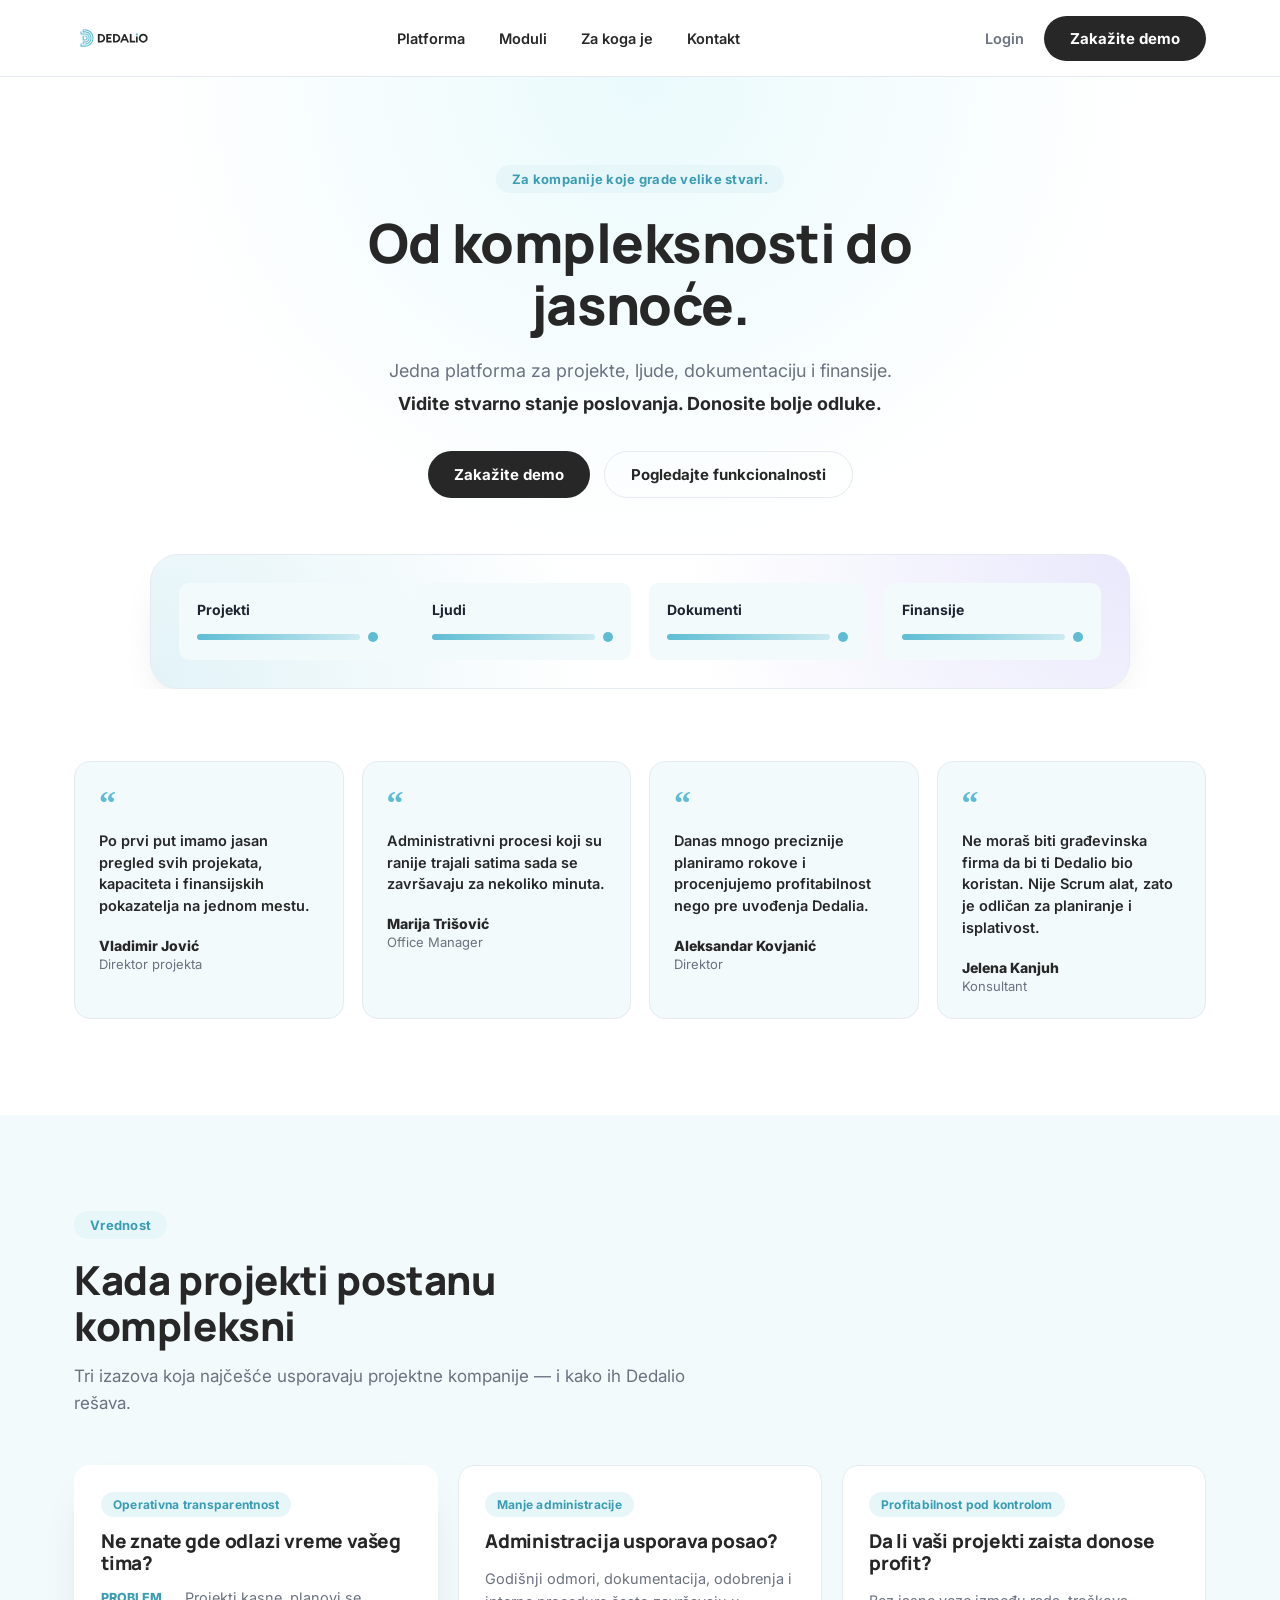
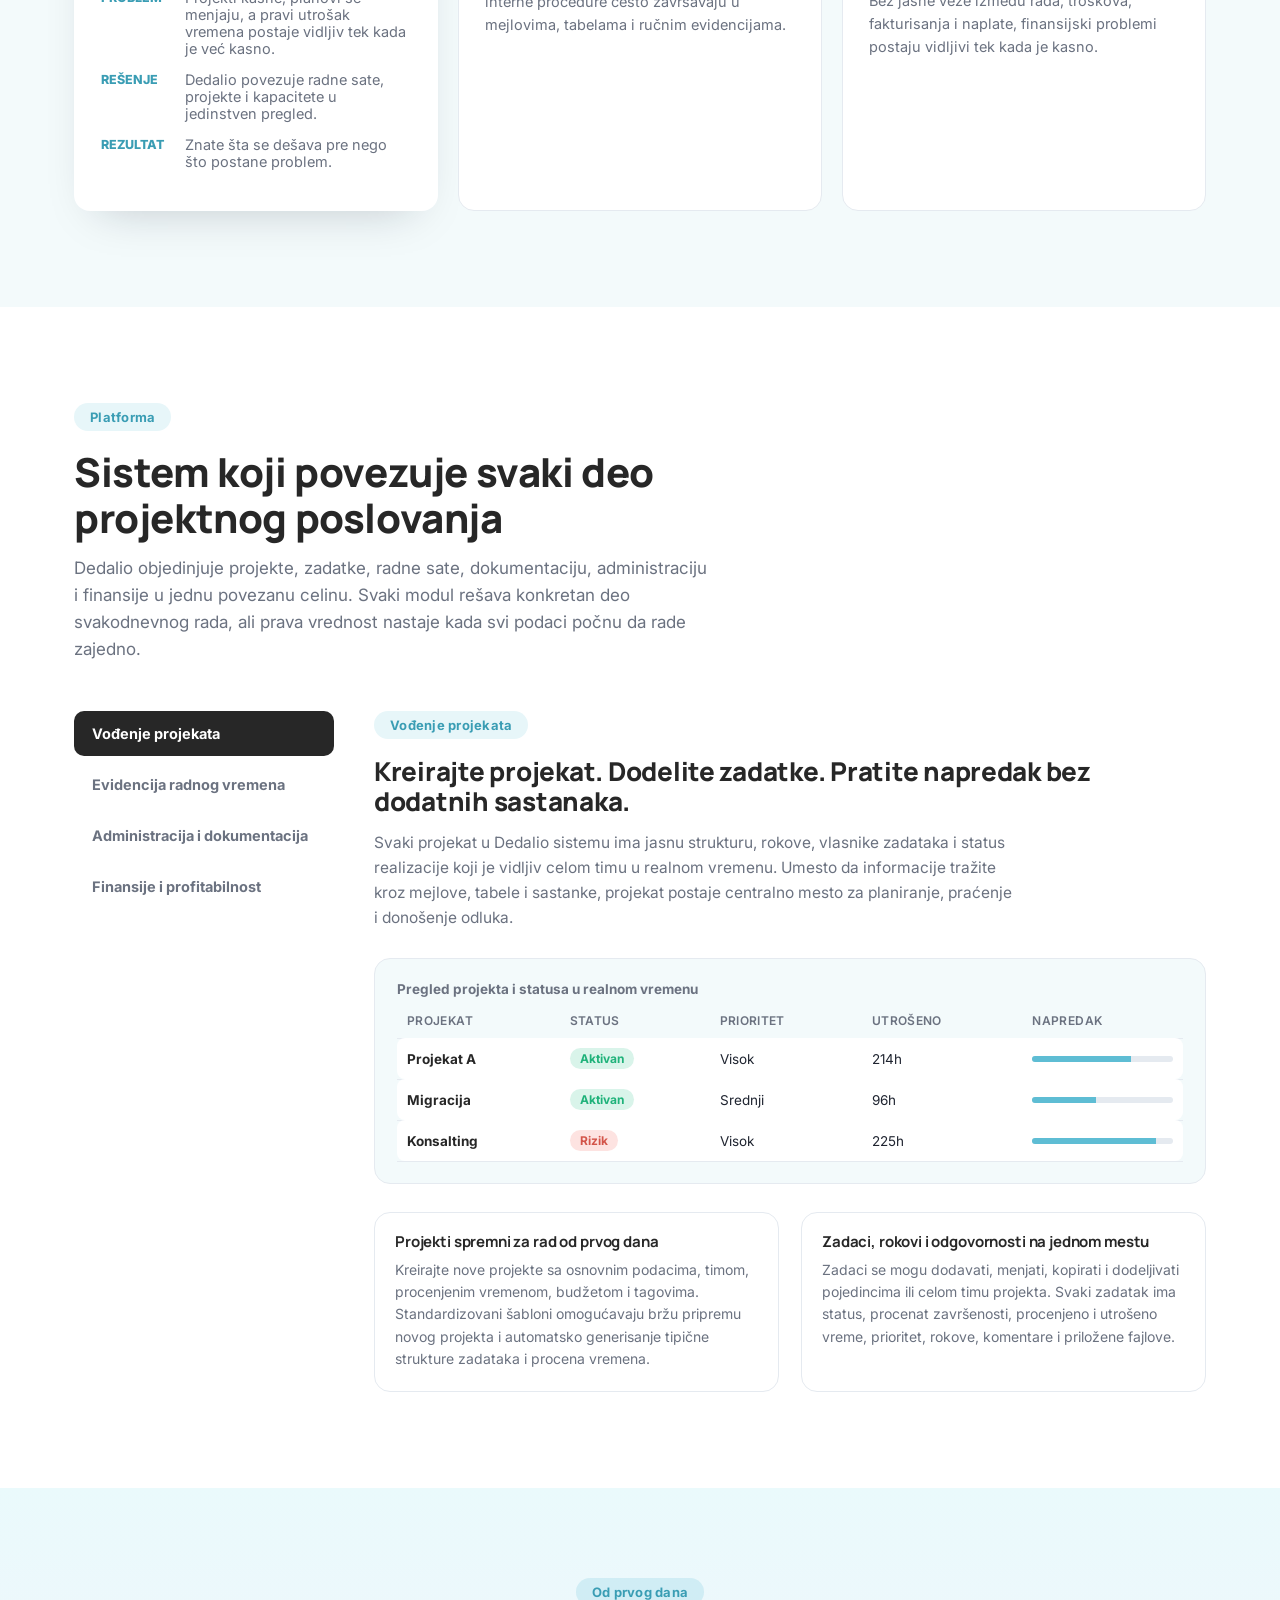
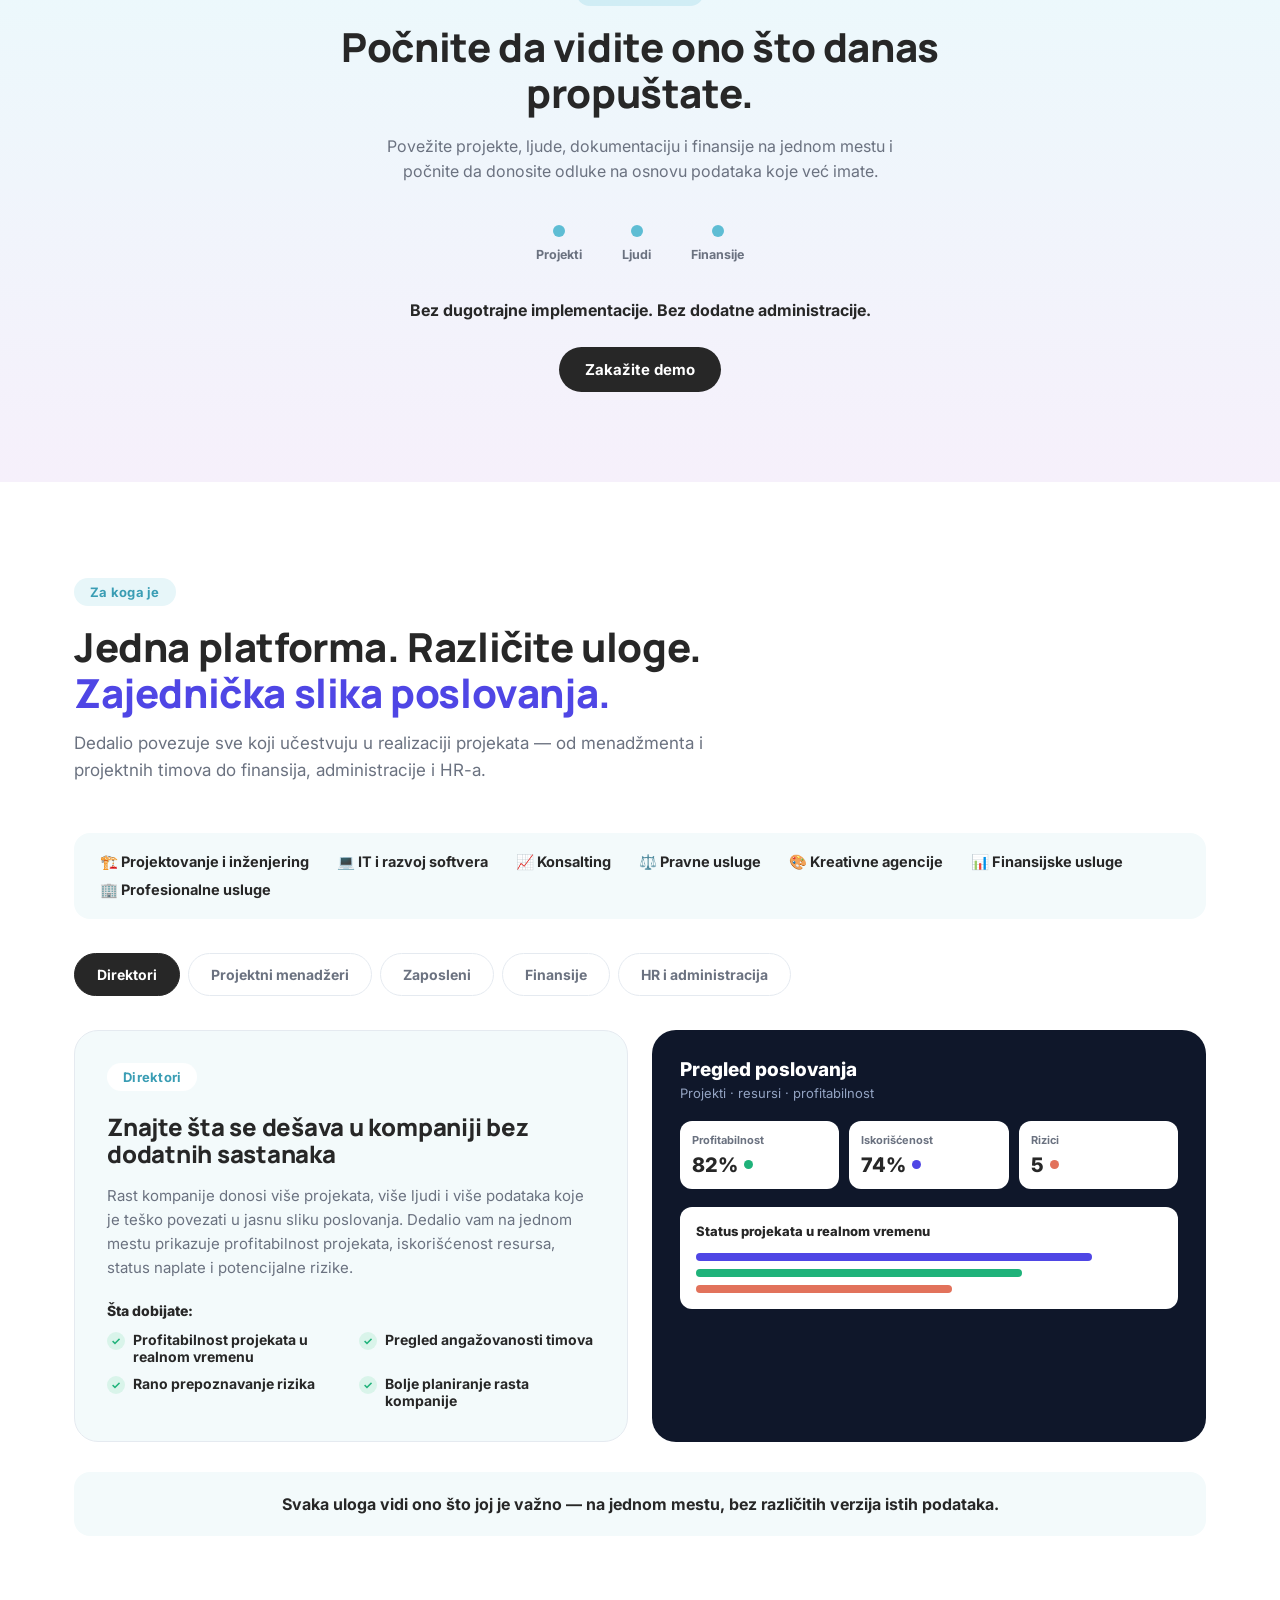
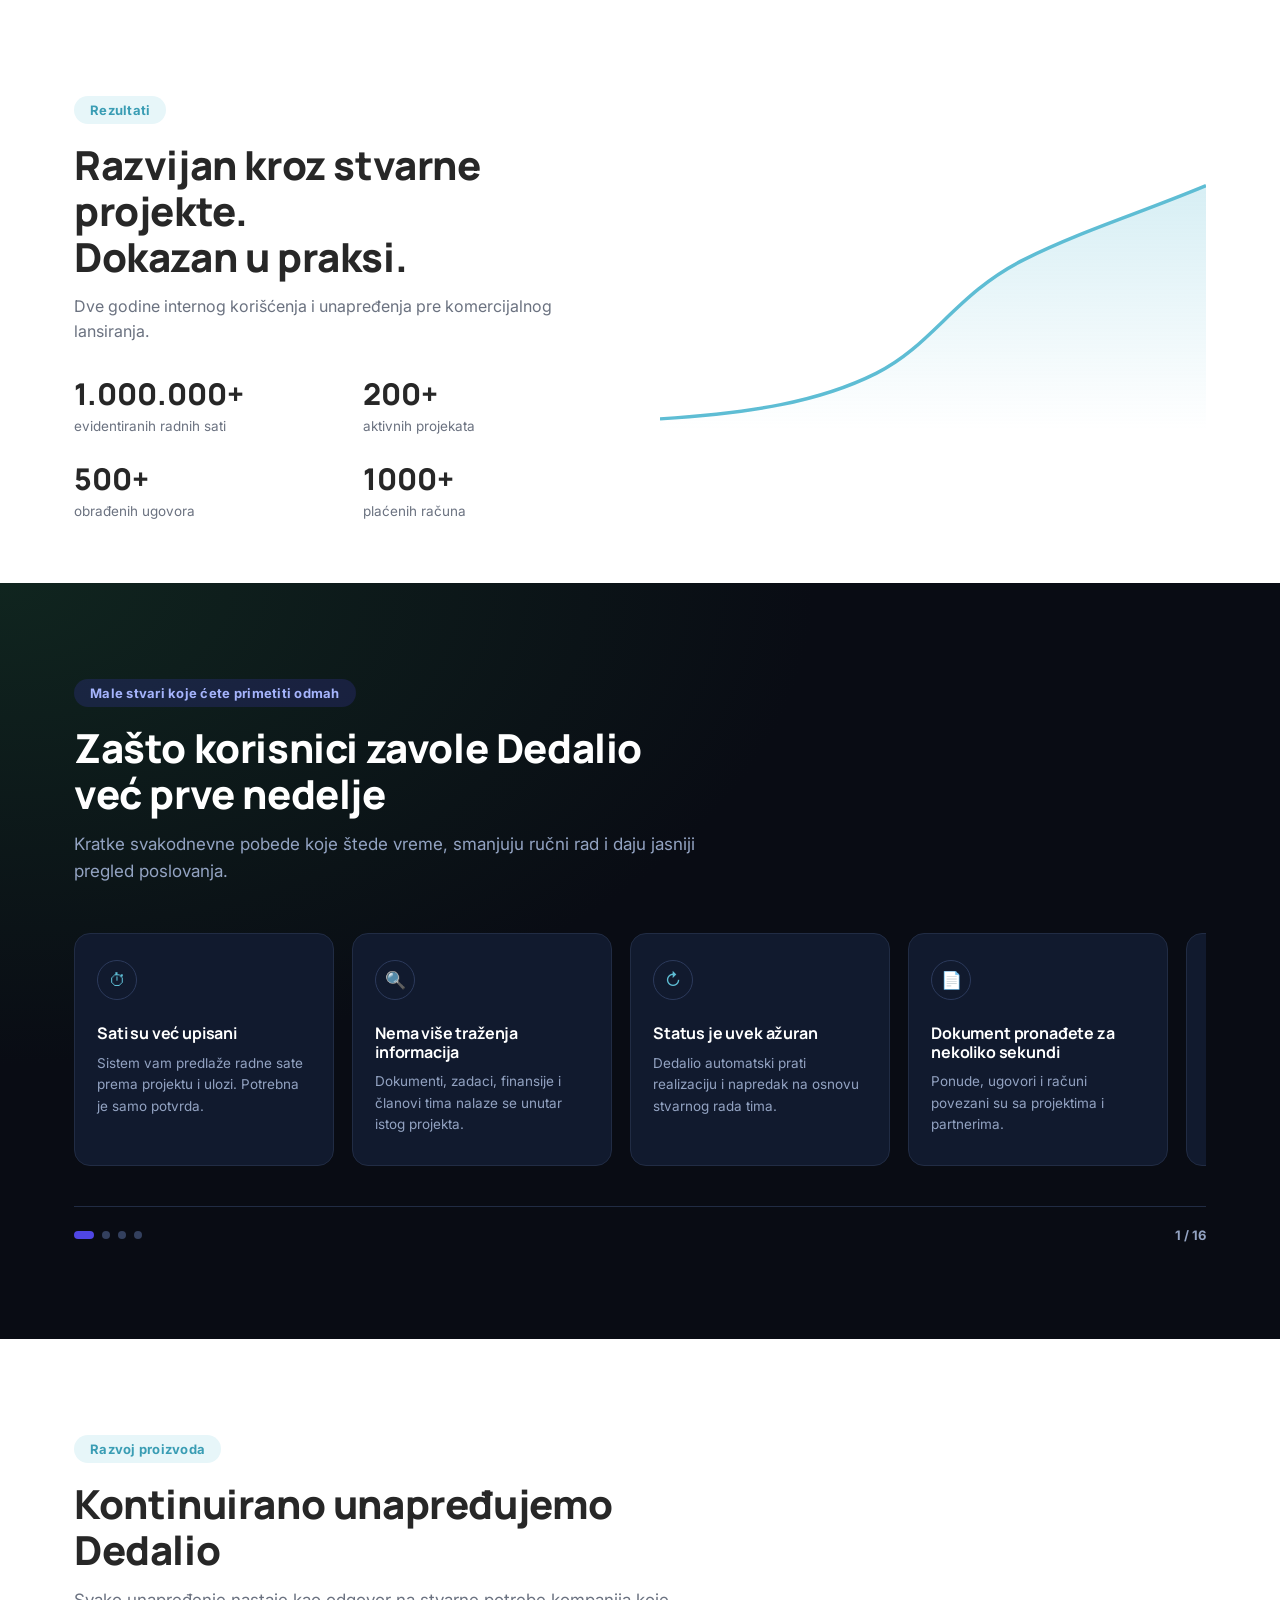
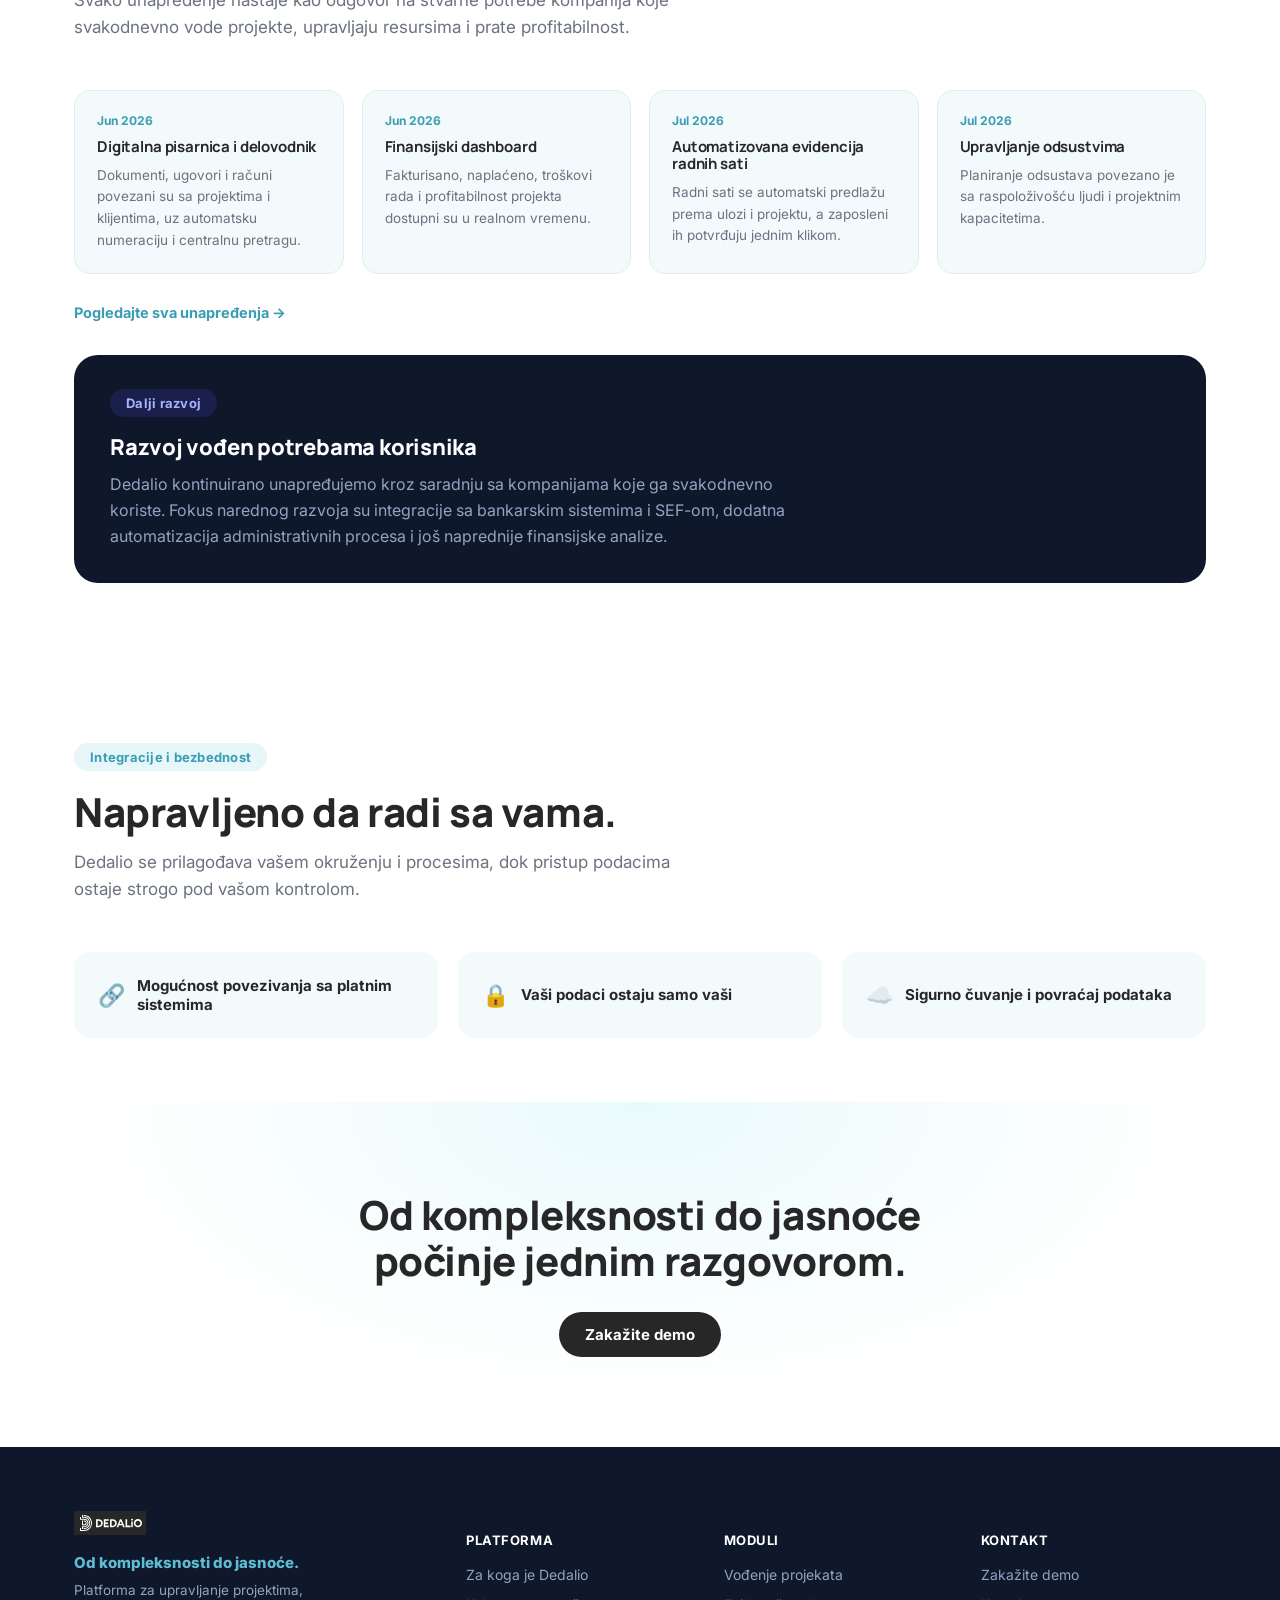
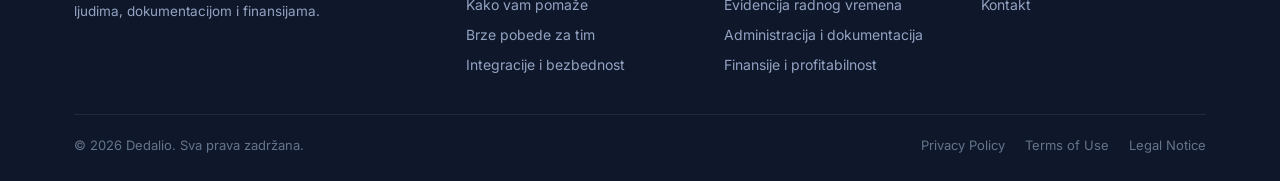
<file: website/index.html>
<!doctype html>
<html lang="sr">
<head>
<meta charset="UTF-8">
<meta name="viewport" content="width=device-width, initial-scale=1">
<title>Dedalio — Od kompleksnosti do jasnoće</title>
<meta name="description" content="Jedna platforma za projekte, ljude, dokumentaciju i finansije. Vidite stvarno stanje poslovanja. Donosite bolje odluke.">
<link rel="icon" href="assets/img/favicon.png">
<link rel="preconnect" href="https://fonts.googleapis.com">
<link rel="preconnect" href="https://fonts.gstatic.com" crossorigin>
<link href="https://fonts.googleapis.com/css2?family=Inter:wght@400;500;600;700;800&family=Manrope:wght@700;800&display=swap" rel="stylesheet">
<link rel="stylesheet" href="styles.css">
</head>
<body>

<!-- ================= HEADER ================= -->
<header class="site-header">
  <div class="container">
    <a href="#" class="brand"><img src="assets/img/logo-color.svg" alt="Dedalio"></a>
    <nav>
      <ul class="nav-links">
        <li><a href="#moduli">Platforma</a></li>
        <li><a href="#moduli">Moduli</a></li>
        <li><a href="#za-koga-je-dedalio">Za koga je</a></li>
        <li><a href="#kontakt">Kontakt</a></li>
      </ul>
    </nav>
    <div class="header-actions">
      <a href="#" class="link-muted">Login</a>
      <a href="#zavrsni-cta" class="btn btn-dark">Zakažite demo</a>
      <button class="nav-toggle" id="navToggle" aria-label="Meni">
        <span></span><span></span><span></span>
      </button>
    </div>
  </div>
  <div class="mobile-nav" id="mobileNav">
    <a href="#moduli">Platforma</a>
    <a href="#moduli">Moduli</a>
    <a href="#za-koga-je-dedalio">Za koga je</a>
    <a href="#kontakt">Kontakt</a>
    <a href="#" class="link-muted">Login</a>
    <a href="#zavrsni-cta" class="btn btn-dark">Zakažite demo</a>
  </div>
</header>

<!-- ================= HERO ================= -->
<section class="hero">
  <div class="container hero-inner">
    <span class="eyebrow">Za kompanije koje grade velike stvari.</span>
    <h1>Od kompleksnosti do jasnoće.</h1>
    <p class="lede">
      Jedna platforma za projekte, ljude, dokumentaciju i finansije.
      <strong>Vidite stvarno stanje poslovanja. Donosite bolje odluke.</strong>
    </p>
    <div class="hero-ctas">
      <a href="#zavrsni-cta" class="btn btn-dark">Zakažite demo</a>
      <a href="#moduli" class="btn btn-outline">Pogledajte funkcionalnosti</a>
    </div>
  </div>
  <div class="container">
    <div class="hero-visual">
      <div class="hero-cards">
        <div class="hero-card"><span>Projekti</span><div class="bar-row"><div class="bar"></div><div class="dot"></div></div></div>
        <div class="hero-card"><span>Ljudi</span><div class="bar-row"><div class="bar"></div><div class="dot"></div></div></div>
        <div class="hero-card"><span>Dokumenti</span><div class="bar-row"><div class="bar"></div><div class="dot"></div></div></div>
        <div class="hero-card"><span>Finansije</span><div class="bar-row"><div class="bar"></div><div class="dot"></div></div></div>
      </div>
    </div>
  </div>
</section>

<!-- ================= REFERENCE / TESTIMONIALS ================= -->
<section class="testimonials">
  <div class="container testi-grid">
    <div class="testi-card">
      <div class="quote-mark">&ldquo;</div>
      <p class="quote">Po prvi put imamo jasan pregled svih projekata, kapaciteta i finansijskih pokazatelja na jednom mestu.</p>
      <div class="name">Vladimir Jović</div>
      <div class="role">Direktor projekta</div>
    </div>
    <div class="testi-card">
      <div class="quote-mark">&ldquo;</div>
      <p class="quote">Administrativni procesi koji su ranije trajali satima sada se završavaju za nekoliko minuta.</p>
      <div class="name">Marija Trišović</div>
      <div class="role">Office Manager</div>
    </div>
    <div class="testi-card">
      <div class="quote-mark">&ldquo;</div>
      <p class="quote">Danas mnogo preciznije planiramo rokove i procenjujemo profitabilnost nego pre uvođenja Dedalia.</p>
      <div class="name">Aleksandar Kovjanić</div>
      <div class="role">Direktor</div>
    </div>
    <div class="testi-card">
      <div class="quote-mark">&ldquo;</div>
      <p class="quote">Ne moraš biti građevinska firma da bi ti Dedalio bio koristan. Nije Scrum alat, zato je odličan za planiranje i isplativost.</p>
      <div class="name">Jelena Kanjuh</div>
      <div class="role">Konsultant</div>
    </div>
  </div>
</section>

<!-- ================= TRI STUBA VREDNOSTI ================= -->
<section class="pillars-bg section-pad" id="tri-stuba-vrednosti">
  <div class="container">
    <div class="section-head">
      <span class="eyebrow">Vrednost</span>
      <h2>Kada projekti postanu kompleksni</h2>
      <p>Tri izazova koja najčešće usporavaju projektne kompanije — i kako ih Dedalio rešava.</p>
    </div>
    <div class="pillars-tabs" id="pillarTabs">
      <div class="pillar-card active" data-pillar="1">
        <span class="eyebrow">Operativna transparentnost</span>
        <h3>Ne znate gde odlazi vreme vašeg tima?</h3>
        <p class="pillar-teaser">Projekti kasne, planovi se menjaju, a pravi utrošak vremena postaje vidljiv tek kada je već kasno.</p>
        <div class="pillar-body">
          <div class="pillar-row"><div class="label">PROBLEM</div><div class="text">Projekti kasne, planovi se menjaju, a pravi utrošak vremena postaje vidljiv tek kada je već kasno.</div></div>
          <div class="pillar-row"><div class="label">REŠENJE</div><div class="text">Dedalio povezuje radne sate, projekte i kapacitete u jedinstven pregled.</div></div>
          <div class="pillar-row"><div class="label">REZULTAT</div><div class="text">Znate šta se dešava pre nego što postane problem.</div></div>
        </div>
      </div>
      <div class="pillar-card" data-pillar="2">
        <span class="eyebrow">Manje administracije</span>
        <h3>Administracija usporava posao?</h3>
        <p class="pillar-teaser">Godišnji odmori, dokumentacija, odobrenja i interne procedure često završavaju u mejlovima, tabelama i ručnim evidencijama.</p>
        <div class="pillar-body">
          <div class="pillar-row"><div class="label">PROBLEM</div><div class="text">Godišnji odmori, dokumentacija, odobrenja i interne procedure često završavaju u mejlovima, tabelama i ručnim evidencijama.</div></div>
          <div class="pillar-row"><div class="label">REŠENJE</div><div class="text">Dedalio digitalizuje procese i automatizuje rutinske zadatke.</div></div>
          <div class="pillar-row"><div class="label">REZULTAT</div><div class="text">Manje administracije. Više vremena za pravi posao.</div></div>
        </div>
      </div>
      <div class="pillar-card" data-pillar="3">
        <span class="eyebrow">Profitabilnost pod kontrolom</span>
        <h3>Da li vaši projekti zaista donose profit?</h3>
        <p class="pillar-teaser">Bez jasne veze između rada, troškova, fakturisanja i naplate, finansijski problemi postaju vidljivi tek kada je kasno.</p>
        <div class="pillar-body">
          <div class="pillar-row"><div class="label">PROBLEM</div><div class="text">Bez jasne veze između rada, troškova, fakturisanja i naplate, finansijski problemi postaju vidljivi tek kada je kasno.</div></div>
          <div class="pillar-row"><div class="label">REŠENJE</div><div class="text">Dedalio povezuje operativne i finansijske podatke i prikazuje stvarnu profitabilnost svakog projekta u realnom vremenu.</div></div>
          <div class="pillar-row"><div class="label">REZULTAT</div><div class="text">Znate gde zarađujete — i gde gubite novac.</div></div>
        </div>
      </div>
    </div>
  </div>
</section>

<!-- ================= NAŠI MODULI / PLATFORMA ================= -->
<section class="section-pad" id="moduli">
  <div class="container">
    <div class="section-head">
      <span class="eyebrow">Platforma</span>
      <h2>Sistem koji povezuje svaki deo projektnog poslovanja</h2>
      <p>Dedalio objedinjuje projekte, zadatke, radne sate, dokumentaciju, administraciju i finansije u jednu povezanu celinu. Svaki modul rešava konkretan deo svakodnevnog rada, ali prava vrednost nastaje kada svi podaci počnu da rade zajedno.</p>
    </div>

    <div class="platform-layout">
      <div class="module-tabs" id="moduleTabs">
        <button class="module-tab active" data-module="1">Vođenje projekata</button>
        <button class="module-tab" data-module="2">Evidencija radnog vremena</button>
        <button class="module-tab" data-module="3">Administracija i dokumentacija</button>
        <button class="module-tab" data-module="4">Finansije i profitabilnost</button>
      </div>

      <div class="module-panels">
        <!-- Module 1 -->
        <div class="module-panel active" id="module-1" data-module="1">
          <span class="eyebrow">Vođenje projekata</span>
          <h3>Kreirajte projekat. Dodelite zadatke. Pratite napredak bez dodatnih sastanaka.</h3>
          <p>Svaki projekat u Dedalio sistemu ima jasnu strukturu, rokove, vlasnike zadataka i status realizacije koji je vidljiv celom timu u realnom vremenu. Umesto da informacije tražite kroz mejlove, tabele i sastanke, projekat postaje centralno mesto za planiranje, praćenje i donošenje odluka.</p>
          <div class="preview-card">
            <div class="preview-title">Pregled projekta i statusa u realnom vremenu</div>
            <table class="preview-table">
              <thead><tr><th>Projekat</th><th>Status</th><th>Prioritet</th><th>Utrošeno</th><th>Napredak</th></tr></thead>
              <tbody>
                <tr><td>Projekat A</td><td><span class="chip status-active">Aktivan</span></td><td>Visok</td><td>214h</td><td><div class="progress-track"><div class="progress-fill" style="width:70%"></div></div></td></tr>
                <tr><td>Migracija</td><td><span class="chip status-active">Aktivan</span></td><td>Srednji</td><td>96h</td><td><div class="progress-track"><div class="progress-fill" style="width:45%"></div></div></td></tr>
                <tr><td>Konsalting</td><td><span class="chip status-risk">Rizik</span></td><td>Visok</td><td>225h</td><td><div class="progress-track"><div class="progress-fill" style="width:88%"></div></div></td></tr>
              </tbody>
            </table>
          </div>
          <div class="feature-grid">
            <div class="feature-box">
              <h4>Projekti spremni za rad od prvog dana</h4>
              <p>Kreirajte nove projekte sa osnovnim podacima, timom, procenjenim vremenom, budžetom i tagovima. Standardizovani šabloni omogućavaju bržu pripremu novog projekta i automatsko generisanje tipične strukture zadataka i procena vremena.</p>
            </div>
            <div class="feature-box">
              <h4>Zadaci, rokovi i odgovornosti na jednom mestu</h4>
              <p>Zadaci se mogu dodavati, menjati, kopirati i dodeljivati pojedincima ili celom timu projekta. Svaki zadatak ima status, procenat završenosti, procenjeno i utrošeno vreme, prioritet, rokove, komentare i priložene fajlove.</p>
            </div>
          </div>
        </div>

        <!-- Module 2 -->
        <div class="module-panel" id="module-2" data-module="2">
          <span class="eyebrow">Evidencija radnog vremena</span>
          <h3>Otvorite zadatak. Potvrdite sate. Gotovo pre nego što popijete kafu.</h3>
          <p>Dedalio pojednostavljuje svakodnevni unos rada tako što zaposlenima prikazuje njihove zadatke, predlaže radne sate prema ulozi i omogućava brz unos vremena direktno iz zadatka. Menadžeri dobijaju tačan uvid u utrošak sati po zadatku, fazi i projektu, bez ručnog prikupljanja podataka.</p>
          <div class="preview-card">
            <div class="preview-title">Moj rad — lista zadataka i unos vremena</div>
            <table class="preview-table">
              <thead><tr><th>Zadatak</th><th>Tip</th><th>Predloženo</th><th>Uneseno</th><th></th></tr></thead>
              <tbody>
                <tr><td>Detaljna armatura</td><td>Redovan rad</td><td>8h</td><td>8h</td><td><span class="chip status-active">Snimljeno</span></td></tr>
                <tr><td>Rešiti ugovor</td><td>Redovan rad</td><td>4h</td><td>3h</td><td><span class="chip status-risk">U toku</span></td></tr>
                <tr><td>Pratiti naplatu</td><td>Prekovremeni</td><td>2h</td><td>2h</td><td><span class="chip status-active">Snimljeno</span></td></tr>
              </tbody>
            </table>
          </div>
          <div class="feature-grid">
            <div class="feature-box">
              <h4>Brz unos vremena bez ponovnog otvaranja forme</h4>
              <p>Sistem automatski predlaže standardno radno vreme, omogućava izbor tipa rada i opciju „Snimi i nastavi” za brzo evidentiranje više aktivnosti zaredom.</p>
            </div>
            <div class="feature-box">
              <h4>Manje grešaka, više kontrole</h4>
              <p>Sistem upozorava korisnika pri prekoračenju dnevnog limita sati, a prekovremeni rad zahteva verifikaciju menadžera.</p>
            </div>
          </div>
        </div>

        <!-- Module 3 -->
        <div class="module-panel" id="module-3" data-module="3">
          <span class="eyebrow">Administracija i dokumentacija</span>
          <h3>Manje mejlova, tabela i ručnih evidencija.</h3>
          <p>Dedalio digitalizuje procese koji najčešće usporavaju svakodnevni rad: dokumentaciju, ugovore, račune, zahteve, odsustva i povezane evidencije. Sve što je važno za projekat postaje dostupno na jednom mestu.</p>
          <div class="preview-card">
            <div class="preview-title">Digitalna pisarnica i dokumentacija</div>
            <table class="preview-table">
              <thead><tr><th>Dokument</th><th>Tip</th><th>Projekat</th><th>Status</th></tr></thead>
              <tbody>
                <tr><td>Ugovor #114</td><td>Ugovor</td><td>Projekat A</td><td><span class="chip status-active">Potpisan</span></td></tr>
                <tr><td>Ponuda #322</td><td>Ponuda</td><td>Migracija</td><td><span class="chip status-risk">Na čekanju</span></td></tr>
                <tr><td>Račun #087</td><td>Račun</td><td>Konsalting</td><td><span class="chip status-active">Poslat</span></td></tr>
              </tbody>
            </table>
          </div>
          <div class="feature-grid">
            <div class="feature-box">
              <h4>Digitalna pisarnica i dokumentacija</h4>
              <p>Ponude, ugovori, računi i projektna dokumentacija povezani su sa klijentima, partnerima i projektima. Dokumenti se automatski numerišu, lakše pretražuju, organizuju i prate kroz ceo poslovni proces.</p>
            </div>
            <div class="feature-box">
              <h4>Odsustva i interne procedure bez dodatnih tabela</h4>
              <p>Zahtevi za odsustva, odobravanja i administrativni procesi prolaze kroz digitalni tok. Menadžeri imaju pregled dostupnosti ljudi i mogućih preklapanja.</p>
            </div>
          </div>
        </div>

        <!-- Module 4 -->
        <div class="module-panel" id="module-4" data-module="4">
          <span class="eyebrow">Finansije i profitabilnost</span>
          <h3>Znajte da li projekat donosi profit dok još možete da reagujete.</h3>
          <p>Dedalio povezuje operativne podatke sa finansijskim pokazateljima, tako da menadžment ne mora da čeka kraj meseca da bi znao gde nastaju rizici. Planirani i utrošeni sati, troškovi rada, fakturisano i naplaćeno prikazuju stvarnu sliku profitabilnosti svakog projekta.</p>
          <div class="preview-card">
            <div class="preview-title">Finansijski pregled po projektu</div>
            <table class="preview-table">
              <thead><tr><th>Projekat</th><th>Fakturisano</th><th>Naplaćeno</th><th>Profit</th></tr></thead>
              <tbody>
                <tr><td>Projekat A</td><td>€12.9k</td><td>€8.4k</td><td><span class="chip status-active">82%</span></td></tr>
                <tr><td>Migracija</td><td>€6.4k</td><td>€4.6k</td><td><span class="chip status-active">64%</span></td></tr>
                <tr><td>Konsalting</td><td>€3.2k</td><td>€1.1k</td><td><span class="chip status-risk">31%</span></td></tr>
              </tbody>
            </table>
          </div>
          <div class="feature-grid">
            <div class="feature-box">
              <h4>Profitabilnost po projektu</h4>
              <p>Pratite odnos planiranog i realizovanog rada, troškova, fakturisanja i naplate. Menadžment dobija jasnu sliku koji projekti donose vrednost, a koji zahtevaju reakciju.</p>
            </div>
            <div class="feature-box">
              <h4>Naplata i finansijski tokovi pod kontrolom</h4>
              <p>Predračuni, računi, nalozi za plaćanje i uplate povezani su u jedinstven proces. Sistem prati status naplate i omogućava izvoz podataka za banku.</p>
            </div>
          </div>
        </div>
      </div>
    </div>
  </div>
</section>

<!-- ================= MOTIVATIONAL CTA ================= -->
<section class="motivate">
  <div class="container">
    <span class="eyebrow">Od prvog dana</span>
    <h2>Počnite da vidite ono što danas propuštate.</h2>
    <p>Povežite projekte, ljude, dokumentaciju i finansije na jednom mestu i počnite da donosite odluke na osnovu podataka koje već imate.</p>
    <div class="dots">
      <span><i></i>Projekti</span>
      <span><i></i>Ljudi</span>
      <span><i></i>Finansije</span>
    </div>
    <p style="margin-bottom:24px; font-weight:700; color:var(--ink-soft);">Bez dugotrajne implementacije. Bez dodatne administracije.</p>
    <a href="#zavrsni-cta" class="btn btn-dark">Zakažite demo</a>
  </div>
</section>

<!-- ================= ZA KOGA JE DEDALIO ================= -->
<section class="section-pad" id="za-koga-je-dedalio">
  <div class="container">
    <div class="section-head">
      <span class="eyebrow">Za koga je</span>
      <h2>Jedna platforma. Različite uloge.<br><span style="color:var(--indigo)">Zajednička slika poslovanja.</span></h2>
      <p>Dedalio povezuje sve koji učestvuju u realizaciji projekata — od menadžmenta i projektnih timova do finansija, administracije i HR-a.</p>
    </div>

    <div class="tags-row">
      <span>🏗️ Projektovanje i inženjering</span>
      <span>💻 IT i razvoj softvera</span>
      <span>📈 Konsalting</span>
      <span>⚖️ Pravne usluge</span>
      <span>🎨 Kreativne agencije</span>
      <span>📊 Finansijske usluge</span>
      <span>🏢 Profesionalne usluge</span>
    </div>

    <div class="role-tabs" id="roleTabs">
      <button class="role-tab active" data-role="direktori">Direktori</button>
      <button class="role-tab" data-role="pm">Projektni menadžeri</button>
      <button class="role-tab" data-role="zaposleni">Zaposleni</button>
      <button class="role-tab" data-role="finansije">Finansije</button>
      <button class="role-tab" data-role="hr">HR i administracija</button>
    </div>

    <div class="role-panels">
      <div class="role-panel active" data-role="direktori">
        <div class="role-copy">
          <span class="eyebrow">Direktori</span>
          <h3>Znajte šta se dešava u kompaniji bez dodatnih sastanaka</h3>
          <p class="desc">Rast kompanije donosi više projekata, više ljudi i više podataka koje je teško povezati u jasnu sliku poslovanja. Dedalio vam na jednom mestu prikazuje profitabilnost projekata, iskorišćenost resursa, status naplate i potencijalne rizike.</p>
          <div class="checklist-title">Šta dobijate:</div>
          <ul class="role-checklist">
            <li>Profitabilnost projekata u realnom vremenu</li>
            <li>Pregled angažovanosti timova</li>
            <li>Rano prepoznavanje rizika</li>
            <li>Bolje planiranje rasta kompanije</li>
          </ul>
        </div>
        <div class="role-preview">
          <div class="preview-heading">Pregled poslovanja</div>
          <div class="preview-sub">Projekti · resursi · profitabilnost</div>
          <div class="role-stats">
            <div class="stat"><div class="stat-label">Profitabilnost</div><div class="stat-value">82% <span class="dot" style="background:var(--green)"></span></div></div>
            <div class="stat"><div class="stat-label">Iskorišćenost</div><div class="stat-value">74% <span class="dot" style="background:#4f46e5"></span></div></div>
            <div class="stat"><div class="stat-label">Rizici</div><div class="stat-value">5 <span class="dot" style="background:#e2725b"></span></div></div>
          </div>
          <div class="role-status-card">
            <div class="label">Status projekata u realnom vremenu</div>
            <div class="status-bars">
              <div class="bar" style="width:85%; background:#4f46e5"></div>
              <div class="bar" style="width:70%; background:var(--green)"></div>
              <div class="bar" style="width:55%; background:#e2725b"></div>
            </div>
          </div>
        </div>
      </div>

      <div class="role-panel" data-role="pm">
        <div class="role-copy">
          <span class="eyebrow">Projektni menadžeri</span>
          <h3>Upravljajte projektima pre nego što problemi postanu vidljivi klijentu</h3>
          <p class="desc">Kada vodite više projekata istovremeno, svako kašnjenje, odsustvo ili pogrešna procena mogu ugroziti rokove i budžet. Dedalio objedinjuje planirane i realizovane sate, raspoloživost ljudi, status zadataka i finansijske pokazatelje.</p>
          <div class="checklist-title">Šta dobijate:</div>
          <ul class="role-checklist">
            <li>Pregled statusa svih projekata</li>
            <li>Bolje upravljanje kapacitetima</li>
            <li>Preciznije planiranje rokova</li>
            <li>Manje operativnih iznenađenja</li>
          </ul>
        </div>
        <div class="role-preview">
          <div class="preview-heading">Pregled realizacije</div>
          <div class="preview-sub">Rokovi · kapaciteti · zadaci</div>
          <div class="role-stats">
            <div class="stat"><div class="stat-label">Na vreme</div><div class="stat-value">18 <span class="dot" style="background:var(--green)"></span></div></div>
            <div class="stat"><div class="stat-label">Kasni</div><div class="stat-value">3 <span class="dot" style="background:#e2725b"></span></div></div>
            <div class="stat"><div class="stat-label">Kapacitet</div><div class="stat-value">91% <span class="dot" style="background:#4f46e5"></span></div></div>
          </div>
          <div class="role-status-card">
            <div class="label">Opterećenje tima ove nedelje</div>
            <div class="status-bars">
              <div class="bar" style="width:92%; background:#4f46e5"></div>
              <div class="bar" style="width:60%; background:var(--green)"></div>
              <div class="bar" style="width:40%; background:#e2725b"></div>
            </div>
          </div>
        </div>
      </div>

      <div class="role-panel" data-role="zaposleni">
        <div class="role-copy">
          <span class="eyebrow">Zaposleni</span>
          <h3>Manje administracije. Više vremena za stručni rad.</h3>
          <p class="desc">Ljudi koji rade na projektima ne žele da troše vreme na komplikovane evidencije, obrasce i ručno praćenje aktivnosti. Dedalio pojednostavljuje unos radnih sati, pregled zadataka i upravljanje odsustvima.</p>
          <div class="checklist-title">Šta dobijate:</div>
          <ul class="role-checklist">
            <li>Evidencija rada u nekoliko klikova</li>
            <li>Jasno definisani zadaci i prioriteti</li>
            <li>Jednostavno podnošenje zahteva za odsustvo</li>
            <li>Manje administrativnog opterećenja</li>
          </ul>
        </div>
        <div class="role-preview">
          <div class="preview-heading">Moj rad</div>
          <div class="preview-sub">Zadaci · sati · odsustva</div>
          <div class="role-stats">
            <div class="stat"><div class="stat-label">Ove nedelje</div><div class="stat-value">38h <span class="dot" style="background:var(--green)"></span></div></div>
            <div class="stat"><div class="stat-label">Zadaci</div><div class="stat-value">6 <span class="dot" style="background:#4f46e5"></span></div></div>
            <div class="stat"><div class="stat-label">Slobodni dani</div><div class="stat-value">12 <span class="dot" style="background:#e2725b"></span></div></div>
          </div>
          <div class="role-status-card">
            <div class="label">Potvrđivanje sati na zadatku</div>
            <div class="status-bars">
              <div class="bar" style="width:75%; background:var(--green)"></div>
              <div class="bar" style="width:50%; background:#4f46e5"></div>
              <div class="bar" style="width:30%; background:#e2725b"></div>
            </div>
          </div>
        </div>
      </div>

      <div class="role-panel" data-role="finansije">
        <div class="role-copy">
          <span class="eyebrow">Finansije</span>
          <h3>Povežite sate rada sa stvarnim finansijskim rezultatom</h3>
          <p class="desc">Najveći izazov nije izrada finansijskih izveštaja već povezivanje operativnog rada sa profitabilnošću projekta. Dedalio automatski povezuje utrošene sate, troškove, fakturisanje i naplatu.</p>
          <div class="checklist-title">Šta dobijate:</div>
          <ul class="role-checklist">
            <li>Pregled profitabilnosti po projektu</li>
            <li>Fakturisano i naplaćeno na jednom mestu</li>
            <li>Manje ručnih obračuna</li>
            <li>Brže finansijsko izveštavanje</li>
          </ul>
        </div>
        <div class="role-preview">
          <div class="preview-heading">Finansijski pregled</div>
          <div class="preview-sub">rad · troškovi · naplata</div>
          <div class="role-stats">
            <div class="stat"><div class="stat-label">Profit</div><div class="stat-value">82% <span class="dot" style="background:var(--green)"></span></div></div>
            <div class="stat"><div class="stat-label">Naplata</div><div class="stat-value">64k <span class="dot" style="background:#4f46e5"></span></div></div>
            <div class="stat"><div class="stat-label">Rizik</div><div class="stat-value">5 <span class="dot" style="background:#e2725b"></span></div></div>
          </div>
          <div class="role-status-card">
            <div class="label">Profitabilnost po projektu</div>
            <div class="status-bars">
              <div class="bar" style="width:80%; background:#4f46e5"></div>
              <div class="bar" style="width:65%; background:var(--green)"></div>
              <div class="bar" style="width:45%; background:#e2725b"></div>
            </div>
          </div>
        </div>
      </div>

      <div class="role-panel" data-role="hr">
        <div class="role-copy">
          <span class="eyebrow">HR i administracija</span>
          <h3>Organizujte procese bez dodatnih tabela i mejlova</h3>
          <p class="desc">Kako kompanija raste, raste i broj zahteva, evidencija i dokumenata koje treba pratiti. Dedalio digitalizuje zahteve za odsustva, evidenciju slobodnih dana i dokumentaciju.</p>
          <div class="checklist-title">Šta dobijate:</div>
          <ul class="role-checklist">
            <li>Centralizovanu dokumentaciju</li>
            <li>Automatsku evidenciju promena</li>
            <li>Digitalno odobravanje odsustava</li>
            <li>Manje manuelnog rada</li>
          </ul>
        </div>
        <div class="role-preview">
          <div class="preview-heading">Administracija</div>
          <div class="preview-sub">odsustva · dokumentacija</div>
          <div class="role-stats">
            <div class="stat"><div class="stat-label">Zahtevi</div><div class="stat-value">9 <span class="dot" style="background:#4f46e5"></span></div></div>
            <div class="stat"><div class="stat-label">Odobreno</div><div class="stat-value">7 <span class="dot" style="background:var(--green)"></span></div></div>
            <div class="stat"><div class="stat-label">Preklapanja</div><div class="stat-value">1 <span class="dot" style="background:#e2725b"></span></div></div>
          </div>
          <div class="role-status-card">
            <div class="label">Odsustva ovog meseca</div>
            <div class="status-bars">
              <div class="bar" style="width:60%; background:var(--green)"></div>
              <div class="bar" style="width:35%; background:#4f46e5"></div>
              <div class="bar" style="width:20%; background:#e2725b"></div>
            </div>
          </div>
        </div>
      </div>
    </div>

    <div class="role-quote">Svaka uloga vidi ono što joj je važno — na jednom mestu, bez različitih verzija istih podataka.</div>
  </div>
</section>

<!-- ================= REZULTATI ================= -->
<section class="section-pad-sm">
  <div class="container results-layout">
    <div>
      <span class="eyebrow">Rezultati</span>
      <h2>Razvijan kroz stvarne projekte.<br>Dokazan u praksi.</h2>
      <p style="margin-top:14px;">Dve godine internog korišćenja i unapređenja pre komercijalnog lansiranja.</p>
      <div class="results-stats">
        <div><div class="num">1.000.000+</div><div class="label">evidentiranih radnih sati</div></div>
        <div><div class="num">200+</div><div class="label">aktivnih projekata</div></div>
        <div><div class="num">500+</div><div class="label">obrađenih ugovora</div></div>
        <div><div class="num">1000+</div><div class="label">plaćenih računa</div></div>
      </div>
    </div>
    <div>
      <svg class="results-chart" viewBox="0 0 480 220" fill="none" xmlns="http://www.w3.org/2000/svg">
        <path d="M0 210 C 80 205, 140 195, 190 170 C 240 145, 260 100, 320 70 C 370 45, 420 30, 480 5" stroke="#5ebdd4" stroke-width="3" fill="none"/>
        <path d="M0 210 C 80 205, 140 195, 190 170 C 240 145, 260 100, 320 70 C 370 45, 420 30, 480 5 L480 220 L0 220 Z" fill="url(#chartGrad)"/>
        <defs>
          <linearGradient id="chartGrad" x1="0" y1="0" x2="0" y2="1">
            <stop offset="0%" stop-color="#5ebdd4" stop-opacity="0.25"/>
            <stop offset="100%" stop-color="#5ebdd4" stop-opacity="0"/>
          </linearGradient>
        </defs>
      </svg>
    </div>
  </div>
</section>

<!-- ================= MALE STVARI ================= -->
<section class="wins" id="male-stvari">
  <div class="container">
    <div class="section-head">
      <span class="eyebrow on-dark">Male stvari koje ćete primetiti odmah</span>
      <h2>Zašto korisnici zavole Dedalio već prve nedelje</h2>
      <p>Kratke svakodnevne pobede koje štede vreme, smanjuju ručni rad i daju jasniji pregled poslovanja.</p>
    </div>
    <div class="wins-carousel" id="winsCarousel">
      <div class="win-card"><div class="icon">⏱</div><h4>Sati su već upisani</h4><p>Sistem vam predlaže radne sate prema projektu i ulozi. Potrebna je samo potvrda.</p></div>
      <div class="win-card"><div class="icon">🔍</div><h4>Nema više traženja informacija</h4><p>Dokumenti, zadaci, finansije i članovi tima nalaze se unutar istog projekta.</p></div>
      <div class="win-card"><div class="icon">↻</div><h4>Status je uvek ažuran</h4><p>Dedalio automatski prati realizaciju i napredak na osnovu stvarnog rada tima.</p></div>
      <div class="win-card"><div class="icon">📄</div><h4>Dokument pronađete za nekoliko sekundi</h4><p>Ponude, ugovori i računi povezani su sa projektima i partnerima.</p></div>
      <div class="win-card"><div class="icon">💶</div><h4>Finansije bez iznenađenja</h4><p>Fakturisano, naplaćeno i troškovi rada prikazani su na jednom ekranu.</p></div>
      <div class="win-card"><div class="icon">▦</div><h4>Manje Excel tabela</h4><p>Podatke unosite samo jednom. Dedalio ih automatski koristi kroz projekte, evidencije i izveštaje.</p></div>
      <div class="win-card"><div class="icon">🏖</div><h4>Godišnji odmori bez mejlova</h4><p>Zaposleni podnosi zahtev kroz sistem, menadžer ga odobrava jednim klikom.</p></div>
      <div class="win-card"><div class="icon">↗</div><h4>Direktor ne mora da pita</h4><p>Pregled projekata, zauzetosti timova i finansijskih rezultata dostupan je čim otvorite aplikaciju.</p></div>
      <div class="win-card"><div class="icon">⚡</div><h4>Projekat je spreman za minut</h4><p>Šabloni automatski kreiraju zadatke, rokove i strukturu projekta.</p></div>
      <div class="win-card"><div class="icon">👥</div><h4>Vidite ko je zauzet</h4><p>Na pregledu kapaciteta odmah vidite ko je preopterećen, a ko ima slobodnog vremena.</p></div>
      <div class="win-card"><div class="icon">✓</div><h4>Nema više duplih podataka</h4><p>Partner, projekat ili dokument unosite jednom. Sve promene su automatski vidljive svuda.</p></div>
      <div class="win-card"><div class="icon">⚠</div><h4>Odmah znate šta kasni</h4><p>Kašnjenja, probijeni rokovi i rizični zadaci prikazani su čim se pojave.</p></div>
      <div class="win-card"><div class="icon">🕓</div><h4>Sve aktivnosti ostaju zabeležene</h4><p>Komentari, izmene, prilozi i istorija rada ostaju povezani sa zadatkom i projektom.</p></div>
      <div class="win-card"><div class="icon">🔗</div><h4>Račun je povezan sa projektom</h4><p>Svaki račun, ugovor ili predračun povezan je sa odgovarajućim projektom i partnerom.</p></div>
      <div class="win-card"><div class="icon">📅</div><h4>Preklapanja se vide unapred</h4><p>Prilikom planiranja odsustava i projekata odmah vidite ko neće biti dostupan.</p></div>
      <div class="win-card"><div class="icon">📊</div><h4>Izveštaji su spremni odmah</h4><p>Podaci se osvežavaju u realnom vremenu. Izveštaj dobijate bez ručnog prikupljanja.</p></div>
    </div>
    <div class="wins-footer">
      <div class="wins-dots" id="winsDots"></div>
      <div class="wins-count" id="winsCount">1 / 16</div>
    </div>
  </div>
</section>

<!-- ================= CHANGELOG ================= -->
<section class="section-pad">
  <div class="container">
    <div class="section-head">
      <span class="eyebrow">Razvoj proizvoda</span>
      <h2>Kontinuirano unapređujemo Dedalio</h2>
      <p>Svako unapređenje nastaje kao odgovor na stvarne potrebe kompanija koje svakodnevno vode projekte, upravljaju resursima i prate profitabilnost.</p>
    </div>
    <div class="changelog-grid">
      <div class="changelog-card"><div class="date">Jun 2026</div><h4>Digitalna pisarnica i delovodnik</h4><p>Dokumenti, ugovori i računi povezani su sa projektima i klijentima, uz automatsku numeraciju i centralnu pretragu.</p></div>
      <div class="changelog-card"><div class="date">Jun 2026</div><h4>Finansijski dashboard</h4><p>Fakturisano, naplaćeno, troškovi rada i profitabilnost projekta dostupni su u realnom vremenu.</p></div>
      <div class="changelog-card"><div class="date">Jul 2026</div><h4>Automatizovana evidencija radnih sati</h4><p>Radni sati se automatski predlažu prema ulozi i projektu, a zaposleni ih potvrđuju jednim klikom.</p></div>
      <div class="changelog-card"><div class="date">Jul 2026</div><h4>Upravljanje odsustvima</h4><p>Planiranje odsustava povezano je sa raspoloživošću ljudi i projektnim kapacitetima.</p></div>
    </div>
    <a href="#" class="changelog-link">Pogledajte sva unapređenja →</a>
    <div class="changelog-cta">
      <span class="eyebrow on-dark">Dalji razvoj</span>
      <h3>Razvoj vođen potrebama korisnika</h3>
      <p>Dedalio kontinuirano unapređujemo kroz saradnju sa kompanijama koje ga svakodnevno koriste. Fokus narednog razvoja su integracije sa bankarskim sistemima i SEF-om, dodatna automatizacija administrativnih procesa i još naprednije finansijske analize.</p>
    </div>
  </div>
</section>

<!-- ================= INTEGRACIJE I BEZBEDNOST ================= -->
<section class="section-pad-sm" id="integracije-bezbednost">
  <div class="container">
    <div class="section-head">
      <span class="eyebrow">Integracije i bezbednost</span>
      <h2>Napravljeno da radi sa vama.</h2>
      <p>Dedalio se prilagođava vašem okruženju i procesima, dok pristup podacima ostaje strogo pod vašom kontrolom.</p>
    </div>
    <div class="integrations-grid">
      <div class="integration-item"><span class="glyph">🔗</span> Mogućnost povezivanja sa platnim sistemima</div>
      <div class="integration-item"><span class="glyph">🔒</span> Vaši podaci ostaju samo vaši</div>
      <div class="integration-item"><span class="glyph">☁️</span> Sigurno čuvanje i povraćaj podataka</div>
    </div>
  </div>
</section>

<!-- ================= KONTAKT CTA ================= -->
<section class="final-cta" id="zavrsni-cta">
  <div class="container">
    <h2>Od kompleksnosti do jasnoće<br>počinje jednim razgovorom.</h2>
    <a href="mailto:kontakt@dedalio.rs" class="btn btn-dark">Zakažite demo</a>
  </div>
</section>

<!-- ================= FOOTER ================= -->
<footer class="site-footer" id="kontakt">
  <div class="container">
    <div class="footer-top">
      <div class="footer-brand">
        <a href="#" class="brand"><img src="assets/img/logo-white.svg" alt="Dedalio"></a>
        <div class="tagline">Od kompleksnosti do jasnoće.</div>
        <p class="desc">Platforma za upravljanje projektima, ljudima, dokumentacijom i finansijama.</p>
      </div>
      <div class="footer-col">
        <h5>Platforma</h5>
        <ul>
          <li><a href="#za-koga-je-dedalio">Za koga je Dedalio</a></li>
          <li><a href="#tri-stuba-vrednosti">Kako vam pomaže</a></li>
          <li><a href="#male-stvari">Brze pobede za tim</a></li>
          <li><a href="#integracije-bezbednost">Integracije i bezbednost</a></li>
        </ul>
      </div>
      <div class="footer-col">
        <h5>Moduli</h5>
        <ul>
          <li><a href="#module-1">Vođenje projekata</a></li>
          <li><a href="#module-2">Evidencija radnog vremena</a></li>
          <li><a href="#module-3">Administracija i dokumentacija</a></li>
          <li><a href="#module-4">Finansije i profitabilnost</a></li>
        </ul>
      </div>
      <div class="footer-col">
        <h5>Kontakt</h5>
        <ul>
          <li><a href="#zavrsni-cta">Zakažite demo</a></li>
          <li><a href="mailto:kontakt@dedalio.rs">Kontakt</a></li>
        </ul>
      </div>
    </div>
    <div class="footer-bottom">
      <div>© 2026 Dedalio. Sva prava zadržana.</div>
      <div class="legal-links">
        <a href="privacy.html">Privacy Policy</a>
        <a href="terms.html">Terms of Use</a>
        <a href="legal.html">Legal Notice</a>
      </div>
    </div>
  </div>
</footer>

<script src="script.js"></script>
</body>
</html>
</file>
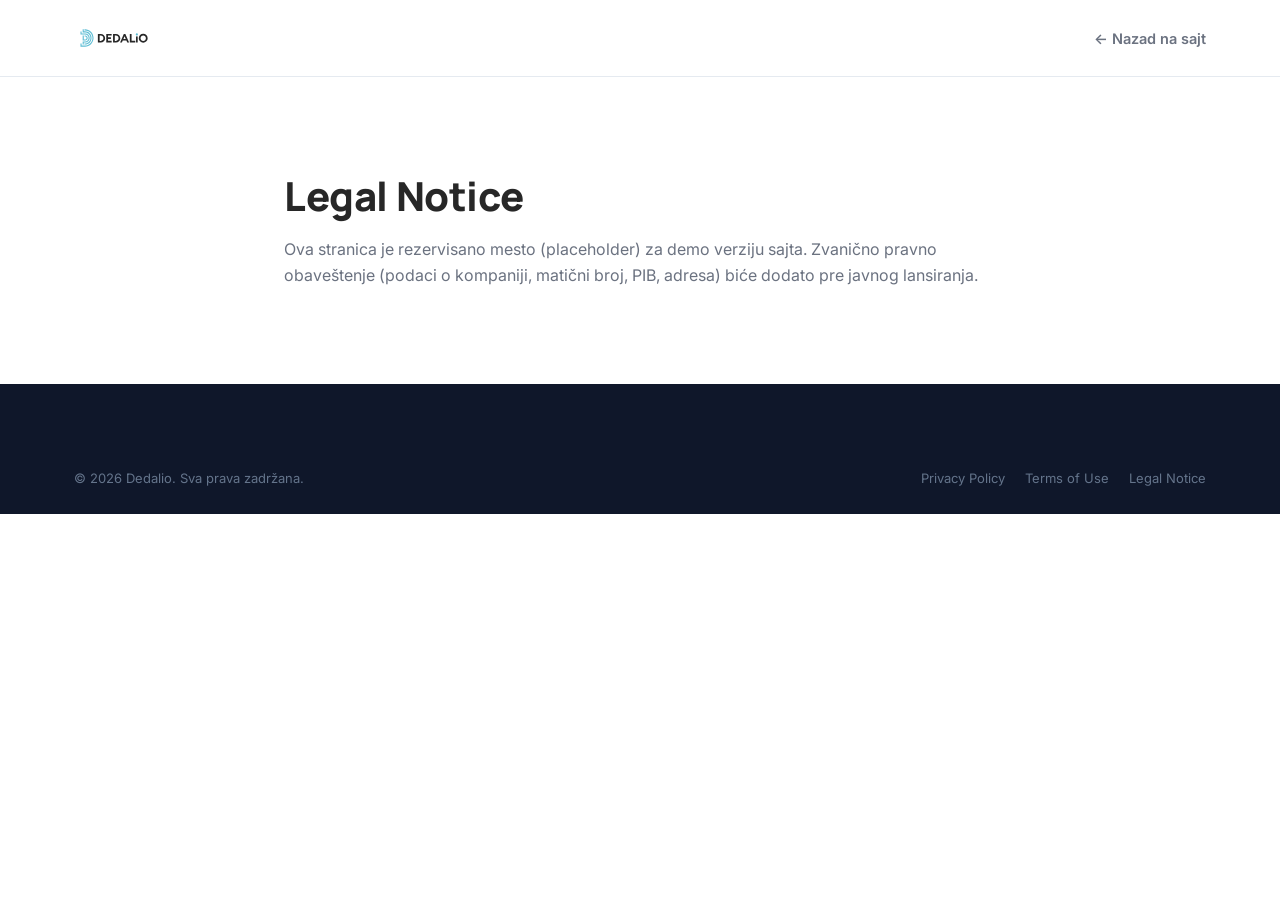
<file: website/legal.html>
<!doctype html>
<html lang="sr">
<head>
<meta charset="UTF-8">
<meta name="viewport" content="width=device-width, initial-scale=1">
<title>Legal Notice — Dedalio</title>
<link rel="icon" href="assets/img/favicon.png">
<link rel="preconnect" href="https://fonts.googleapis.com">
<link rel="preconnect" href="https://fonts.gstatic.com" crossorigin>
<link href="https://fonts.googleapis.com/css2?family=Inter:wght@400;500;600;700;800&family=Manrope:wght@700;800&display=swap" rel="stylesheet">
<link rel="stylesheet" href="styles.css">
</head>
<body>
<header class="site-header">
  <div class="container">
    <a href="index.html" class="brand"><img src="assets/img/logo-color.svg" alt="Dedalio"></a>
    <div class="header-actions"><a href="index.html" class="link-muted">← Nazad na sajt</a></div>
  </div>
</header>
<section class="section-pad">
  <div class="container" style="max-width:760px;">
    <h2>Legal Notice</h2>
    <p style="margin-top:18px;">Ova stranica je rezervisano mesto (placeholder) za demo verziju sajta. Zvanično pravno obaveštenje (podaci o kompaniji, matični broj, PIB, adresa) biće dodato pre javnog lansiranja.</p>
  </div>
</section>
<footer class="site-footer">
  <div class="container footer-bottom">
    <div>© 2026 Dedalio. Sva prava zadržana.</div>
    <div class="legal-links">
      <a href="privacy.html">Privacy Policy</a>
      <a href="terms.html">Terms of Use</a>
      <a href="legal.html">Legal Notice</a>
    </div>
  </div>
</footer>
</body>
</html>
</file>
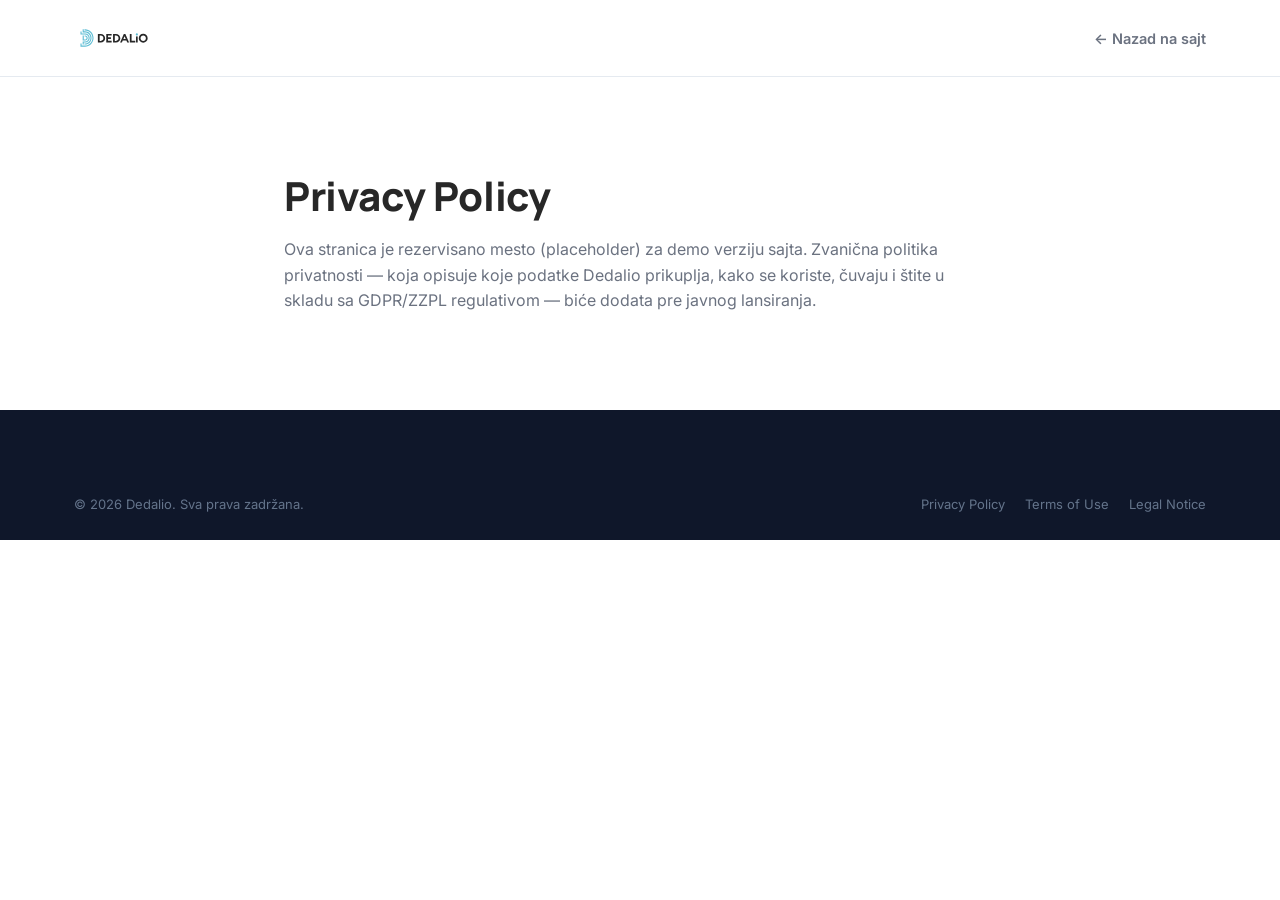
<file: website/privacy.html>
<!doctype html>
<html lang="sr">
<head>
<meta charset="UTF-8">
<meta name="viewport" content="width=device-width, initial-scale=1">
<title>Privacy Policy — Dedalio</title>
<link rel="icon" href="assets/img/favicon.png">
<link rel="preconnect" href="https://fonts.googleapis.com">
<link rel="preconnect" href="https://fonts.gstatic.com" crossorigin>
<link href="https://fonts.googleapis.com/css2?family=Inter:wght@400;500;600;700;800&family=Manrope:wght@700;800&display=swap" rel="stylesheet">
<link rel="stylesheet" href="styles.css">
</head>
<body>
<header class="site-header">
  <div class="container">
    <a href="index.html" class="brand"><img src="assets/img/logo-color.svg" alt="Dedalio"></a>
    <div class="header-actions"><a href="index.html" class="link-muted">← Nazad na sajt</a></div>
  </div>
</header>
<section class="section-pad">
  <div class="container" style="max-width:760px;">
    <h2>Privacy Policy</h2>
    <p style="margin-top:18px;">Ova stranica je rezervisano mesto (placeholder) za demo verziju sajta. Zvanična politika privatnosti — koja opisuje koje podatke Dedalio prikuplja, kako se koriste, čuvaju i štite u skladu sa GDPR/ZZPL regulativom — biće dodata pre javnog lansiranja.</p>
  </div>
</section>
<footer class="site-footer">
  <div class="container footer-bottom">
    <div>© 2026 Dedalio. Sva prava zadržana.</div>
    <div class="legal-links">
      <a href="privacy.html">Privacy Policy</a>
      <a href="terms.html">Terms of Use</a>
      <a href="legal.html">Legal Notice</a>
    </div>
  </div>
</footer>
</body>
</html>
</file>
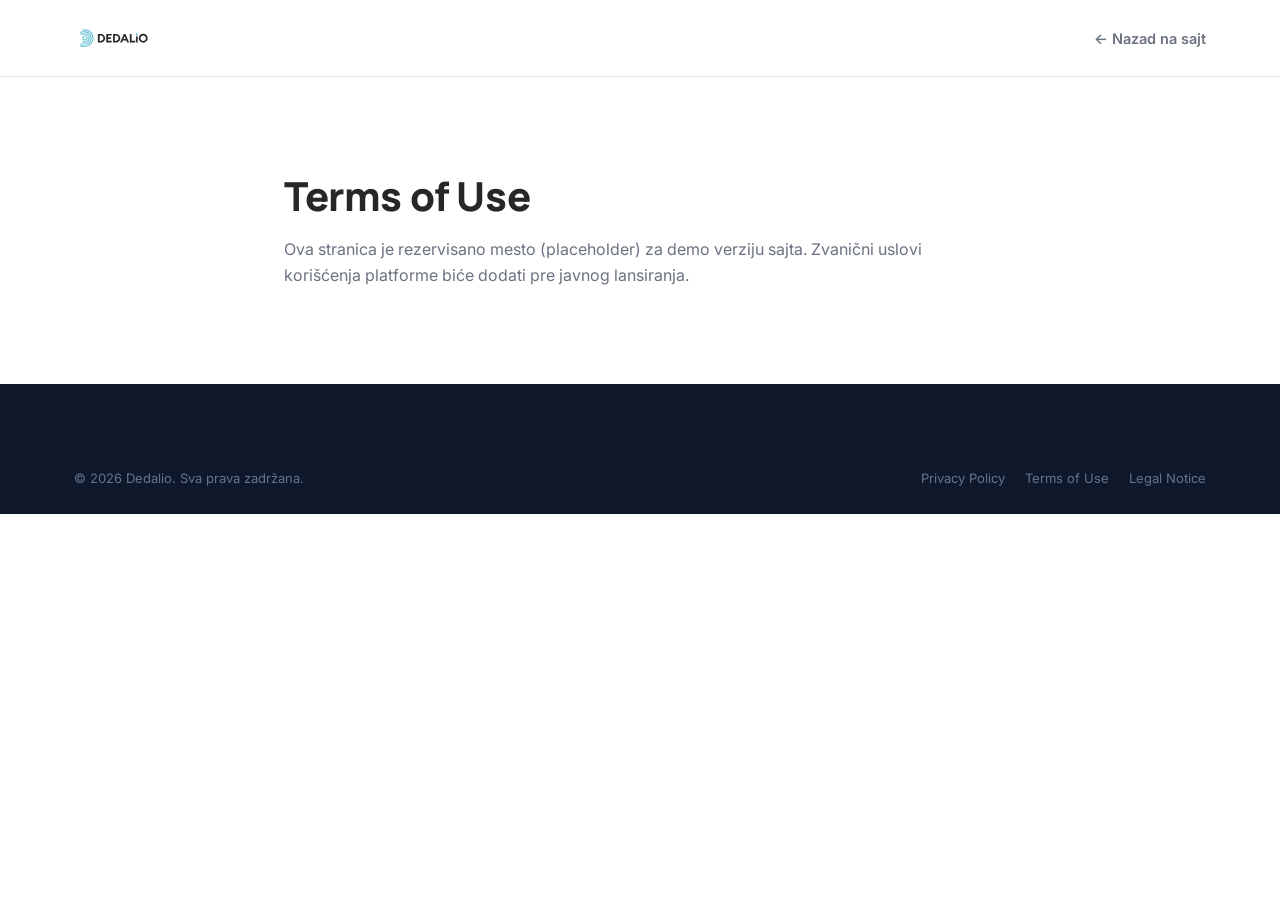
<file: website/terms.html>
<!doctype html>
<html lang="sr">
<head>
<meta charset="UTF-8">
<meta name="viewport" content="width=device-width, initial-scale=1">
<title>Terms of Use — Dedalio</title>
<link rel="icon" href="assets/img/favicon.png">
<link rel="preconnect" href="https://fonts.googleapis.com">
<link rel="preconnect" href="https://fonts.gstatic.com" crossorigin>
<link href="https://fonts.googleapis.com/css2?family=Inter:wght@400;500;600;700;800&family=Manrope:wght@700;800&display=swap" rel="stylesheet">
<link rel="stylesheet" href="styles.css">
</head>
<body>
<header class="site-header">
  <div class="container">
    <a href="index.html" class="brand"><img src="assets/img/logo-color.svg" alt="Dedalio"></a>
    <div class="header-actions"><a href="index.html" class="link-muted">← Nazad na sajt</a></div>
  </div>
</header>
<section class="section-pad">
  <div class="container" style="max-width:760px;">
    <h2>Terms of Use</h2>
    <p style="margin-top:18px;">Ova stranica je rezervisano mesto (placeholder) za demo verziju sajta. Zvanični uslovi korišćenja platforme biće dodati pre javnog lansiranja.</p>
  </div>
</section>
<footer class="site-footer">
  <div class="container footer-bottom">
    <div>© 2026 Dedalio. Sva prava zadržana.</div>
    <div class="legal-links">
      <a href="privacy.html">Privacy Policy</a>
      <a href="terms.html">Terms of Use</a>
      <a href="legal.html">Legal Notice</a>
    </div>
  </div>
</footer>
</body>
</html>
</file>
<file: website/styles.css>
/* ===========================================================
   Dedalio — marketing site styles
   =========================================================== */

:root {
  --teal: #5ebdd4;
  --teal-dark: #3a9db4;
  --teal-tint: #e7f6f9;
  --indigo: #4f46e5;
  --navy: #0f172a;
  --navy-2: #090c14;
  --navy-card: #111a2e;
  --ink: #1f2430;
  --ink-soft: #272727;
  --gray: #6b7280;
  --gray-light: #e5eaf0;
  --bg: #ffffff;
  --bg-tint: #f3fafb;
  --green: #1fb27a;
  --radius-lg: 24px;
  --radius-md: 16px;
  --radius-sm: 10px;
  --font-head: "Manrope", "Segoe UI", sans-serif;
  --font-body: "Inter", "Segoe UI", sans-serif;
  --shadow-soft: 0 20px 45px -25px rgba(15, 23, 42, 0.25);
  --container: 1180px;
}

* { box-sizing: border-box; }
html { scroll-behavior: smooth; }

body {
  margin: 0;
  font-family: var(--font-body);
  color: var(--ink);
  background: var(--bg);
  -webkit-font-smoothing: antialiased;
}

img { max-width: 100%; display: block; }

a { color: inherit; text-decoration: none; }

.container {
  width: 100%;
  max-width: var(--container);
  margin: 0 auto;
  padding: 0 24px;
}

h1, h2, h3, h4 {
  font-family: var(--font-head);
  color: var(--ink-soft);
  margin: 0;
  line-height: 1.15;
  letter-spacing: -0.01em;
}

h2 { font-size: clamp(28px, 3.6vw, 40px); font-weight: 800; }
h3 { font-size: 22px; font-weight: 800; }

p { margin: 0; color: var(--gray); line-height: 1.6; }

.eyebrow {
  display: inline-flex;
  align-items: center;
  gap: 6px;
  padding: 6px 16px;
  border-radius: 999px;
  background: var(--teal-tint);
  color: var(--teal-dark);
  font-weight: 700;
  font-size: 13px;
  letter-spacing: 0.02em;
  margin-bottom: 18px;
}
.eyebrow.on-dark {
  background: rgba(79, 70, 229, 0.18);
  color: #a5b4fc;
}

.btn {
  display: inline-flex;
  align-items: center;
  justify-content: center;
  gap: 8px;
  padding: 13px 26px;
  border-radius: 999px;
  font-weight: 700;
  font-size: 15px;
  font-family: var(--font-body);
  border: none;
  cursor: pointer;
  transition: transform 0.15s ease, box-shadow 0.15s ease, background 0.15s ease;
  white-space: nowrap;
}
.btn:hover { transform: translateY(-1px); }

.btn-dark {
  background: var(--ink-soft);
  color: #fff;
}
.btn-dark:hover { background: #000; }

.btn-outline {
  background: transparent;
  color: var(--ink-soft);
  border: 1.5px solid var(--gray-light);
}
.btn-outline:hover { border-color: var(--ink-soft); }

.btn-light {
  background: #fff;
  color: var(--navy);
}
.btn-light:hover { background: var(--teal-tint); }

section { position: relative; }
.section-pad { padding: 96px 0; }
.section-pad-sm { padding: 64px 0; }

.section-head {
  max-width: 640px;
  margin-bottom: 48px;
}
.section-head.center { margin-left: auto; margin-right: auto; text-align: center; }
.section-head p { margin-top: 14px; font-size: 17px; }

/* ---------------- Header ---------------- */
.site-header {
  position: sticky;
  top: 0;
  z-index: 100;
  background: rgba(255, 255, 255, 0.9);
  backdrop-filter: blur(10px);
  border-bottom: 1px solid var(--gray-light);
}
.site-header .container {
  display: flex;
  align-items: center;
  justify-content: space-between;
  height: 76px;
}
.brand { display: flex; align-items: center; gap: 10px; }
.brand img { height: 26px; width: auto; }

.nav-links {
  display: flex;
  align-items: center;
  gap: 34px;
  list-style: none;
  margin: 0;
  padding: 0;
}
.nav-links a {
  font-weight: 600;
  font-size: 14.5px;
  color: var(--ink-soft);
}
.nav-links a:hover { color: var(--teal-dark); }

.header-actions { display: flex; align-items: center; gap: 20px; }
.link-muted { font-weight: 600; font-size: 14.5px; color: var(--gray); }
.link-muted:hover { color: var(--ink-soft); }

.nav-toggle {
  display: none;
  background: none;
  border: none;
  cursor: pointer;
  padding: 8px;
}
.nav-toggle span {
  display: block;
  width: 22px;
  height: 2px;
  background: var(--ink-soft);
  margin: 5px 0;
  transition: 0.2s;
}

/* ---------------- Hero ---------------- */
.hero {
  background: radial-gradient(ellipse at top, #eafafc 0%, #ffffff 55%);
  padding: 88px 0 0;
  overflow: hidden;
}
.hero-inner { text-align: center; max-width: 760px; margin: 0 auto; }
.hero h1 {
  font-size: clamp(34px, 5.2vw, 54px);
  font-weight: 800;
}
.hero .lede {
  margin: 22px auto 6px;
  font-size: 18px;
  color: var(--gray);
  max-width: 560px;
}
.hero .lede strong { color: var(--ink-soft); display: block; margin-top: 4px; font-weight: 700; }
.hero .hero-ctas {
  margin-top: 32px;
  display: flex;
  gap: 14px;
  justify-content: center;
}

.hero-visual {
  margin: 56px auto 0;
  max-width: 980px;
  background: #fff;
  border-radius: 28px;
  box-shadow: var(--shadow-soft);
  border: 1px solid var(--gray-light);
  padding: 28px;
  position: relative;
  overflow: hidden;
}
.hero-visual::before {
  content: "";
  position: absolute;
  inset: 0;
  background:
    radial-gradient(circle at 0% 100%, rgba(94,189,212,0.18), transparent 45%),
    radial-gradient(circle at 100% 0%, rgba(79,70,229,0.12), transparent 45%);
  pointer-events: none;
}
.hero-cards {
  position: relative;
  display: grid;
  grid-template-columns: repeat(4, 1fr);
  gap: 18px;
}
.hero-card {
  background: var(--bg-tint);
  border-radius: var(--radius-sm);
  padding: 18px;
  text-align: left;
}
.hero-card span {
  display: block;
  font-weight: 700;
  font-size: 14px;
  margin-bottom: 14px;
}
.hero-card .bar-row { display: flex; align-items: center; gap: 8px; }
.hero-card .bar {
  flex: 1;
  height: 6px;
  border-radius: 999px;
  background: linear-gradient(90deg, var(--teal), rgba(94,189,212,0.25));
}
.hero-card .dot {
  width: 10px; height: 10px; border-radius: 50%;
  background: var(--teal);
  flex-shrink: 0;
}

/* ---------------- Testimonials ---------------- */
.testimonials { padding: 72px 0 96px; }
.testi-grid {
  display: grid;
  grid-template-columns: repeat(4, 1fr);
  gap: 18px;
}
.testi-card {
  background: var(--bg-tint);
  border: 1px solid var(--gray-light);
  border-radius: var(--radius-md);
  padding: 24px;
}
.testi-card .quote-mark {
  color: var(--teal);
  font-family: Georgia, serif;
  font-size: 34px;
  line-height: 1;
  font-weight: 700;
}
.testi-card p.quote {
  color: var(--ink-soft);
  font-size: 14.5px;
  font-weight: 600;
  margin: 10px 0 20px;
  line-height: 1.5;
}
.testi-card .name { font-weight: 800; font-size: 14px; color: var(--ink-soft); }
.testi-card .role { font-size: 13px; color: var(--gray); margin-top: 2px; }

/* ---------------- Tri stuba vrednosti ---------------- */
.pillars-bg { background: var(--bg-tint); }
.pillars-tabs {
  display: grid;
  grid-template-columns: repeat(3, 1fr);
  gap: 20px;
}
.pillar-card {
  background: #fff;
  border: 1px solid var(--gray-light);
  border-radius: var(--radius-md);
  padding: 26px;
  cursor: pointer;
  transition: box-shadow 0.2s ease, transform 0.2s ease;
}
.pillar-card:hover { transform: translateY(-2px); }
.pillar-card.active {
  box-shadow: var(--shadow-soft);
  border-color: transparent;
}
.pillar-card .eyebrow { margin-bottom: 14px; font-size: 12px; padding: 5px 12px; }
.pillar-card h3 { font-size: 19px; margin-bottom: 14px; }
.pillar-card .pillar-body { display: none; }
.pillar-card.active .pillar-body { display: block; }
.pillar-card .pillar-teaser { color: var(--gray); font-size: 14.5px; }
.pillar-card.active .pillar-teaser { display: none; }

.pillar-row { display: flex; gap: 10px; margin-bottom: 14px; align-items: flex-start; }
.pillar-row .label {
  flex-shrink: 0;
  width: 74px;
  font-size: 12.5px;
  font-weight: 800;
  color: var(--teal-dark);
  padding-top: 1px;
}
.pillar-row .text { font-size: 14.5px; color: var(--gray); }

/* ---------------- Platforma / moduli ---------------- */
.platform-layout {
  display: grid;
  grid-template-columns: 260px 1fr;
  gap: 40px;
  align-items: flex-start;
}
.module-tabs {
  display: flex;
  flex-direction: column;
  gap: 6px;
  position: sticky;
  top: 100px;
}
.module-tab {
  text-align: left;
  padding: 14px 18px;
  border-radius: var(--radius-sm);
  border: none;
  background: transparent;
  font-family: var(--font-body);
  font-weight: 700;
  font-size: 14.5px;
  color: var(--gray);
  cursor: pointer;
}
.module-tab.active { background: var(--ink-soft); color: #fff; }

.module-panel { display: none; }
.module-panel.active { display: block; }
.module-panel h3 { font-size: 26px; margin-bottom: 14px; }
.module-panel > p { font-size: 15.5px; margin-bottom: 28px; max-width: 640px; }

.preview-card {
  background: var(--bg-tint);
  border: 1px solid var(--gray-light);
  border-radius: var(--radius-md);
  padding: 22px;
  margin-bottom: 28px;
}
.preview-card .preview-title {
  font-weight: 700;
  font-size: 13.5px;
  color: var(--gray);
  margin-bottom: 16px;
}
.preview-table { width: 100%; border-collapse: collapse; font-size: 13.5px; }
.preview-table th {
  text-align: left;
  color: var(--gray);
  font-weight: 600;
  padding: 0 10px 10px;
  font-size: 12px;
  text-transform: uppercase;
  letter-spacing: 0.03em;
}
.preview-table td { padding: 10px; background: #fff; }
.preview-table tr td:first-child { border-radius: 8px 0 0 8px; font-weight: 700; color: var(--ink-soft); }
.preview-table tr td:last-child { border-radius: 0 8px 8px 0; }
.preview-table tr { box-shadow: 0 1px 0 var(--gray-light); }
.chip { display: inline-block; padding: 3px 10px; border-radius: 999px; font-size: 12px; font-weight: 700; }
.chip.status-active { background: #d9f4ea; color: var(--green); }
.chip.status-risk { background: #fde3e1; color: #d3554a; }
.progress-track { height: 6px; border-radius: 999px; background: var(--gray-light); overflow: hidden; }
.progress-fill { height: 100%; background: var(--teal); }

.feature-grid {
  display: grid;
  grid-template-columns: 1fr 1fr;
  gap: 22px;
}
.feature-box {
  background: #fff;
  border: 1px solid var(--gray-light);
  border-radius: var(--radius-md);
  padding: 20px;
}
.feature-box h4 { font-size: 15px; margin-bottom: 8px; }
.feature-box p { font-size: 14px; }

/* ---------------- Motivation CTA ---------------- */
.motivate {
  background: linear-gradient(180deg, #eafafc 0%, #f6f0fb 100%);
  padding: 90px 0;
  text-align: center;
}
.motivate .eyebrow { background: rgba(94,189,212,0.2); color: var(--teal-dark); }
.motivate h2 { max-width: 620px; margin: 0 auto; }
.motivate p { margin: 18px auto 0; max-width: 520px; font-size: 16px; }
.motivate .dots {
  display: flex;
  justify-content: center;
  gap: 40px;
  margin: 40px 0 36px;
}
.motivate .dots span {
  display: flex;
  flex-direction: column;
  align-items: center;
  gap: 10px;
  font-size: 12.5px;
  font-weight: 700;
  color: var(--gray);
}
.motivate .dots i {
  width: 12px; height: 12px; border-radius: 50%;
  background: var(--teal);
  display: block;
}

/* ---------------- Za koga je ---------------- */
.tags-row {
  background: var(--bg-tint);
  border-radius: var(--radius-md);
  padding: 20px 26px;
  display: flex;
  flex-wrap: wrap;
  gap: 10px 28px;
  font-weight: 700;
  font-size: 14.5px;
  color: var(--ink-soft);
  margin-bottom: 34px;
}

.role-tabs {
  display: flex;
  flex-wrap: wrap;
  gap: 8px;
  margin-bottom: 34px;
}
.role-tab {
  padding: 12px 22px;
  border-radius: 999px;
  border: 1.5px solid var(--gray-light);
  background: #fff;
  font-family: var(--font-body);
  font-weight: 700;
  font-size: 14px;
  color: var(--gray);
  cursor: pointer;
}
.role-tab.active { background: var(--ink-soft); color: #fff; border-color: var(--ink-soft); }

.role-layout {
  display: grid;
  grid-template-columns: 1fr 1fr;
  gap: 24px;
  align-items: stretch;
}
.role-panel { display: none; }
.role-panel.active { display: grid; grid-template-columns: 1fr 1fr; gap: 24px; }

.role-copy {
  background: var(--bg-tint);
  border: 1px solid var(--gray-light);
  border-radius: var(--radius-lg);
  padding: 32px;
}
.role-copy .eyebrow { background: #fff; }
.role-copy h3 { font-size: 24px; margin: 4px 0 16px; }
.role-copy p.desc { font-size: 15px; margin-bottom: 22px; }
.role-copy .checklist-title { font-weight: 800; color: var(--ink-soft); font-size: 14px; margin-bottom: 12px; }
.role-checklist { list-style: none; margin: 0; padding: 0; display: grid; grid-template-columns: 1fr 1fr; gap: 10px 16px; }
.role-checklist li { display: flex; gap: 8px; font-size: 14px; font-weight: 700; color: var(--ink-soft); align-items: flex-start; }
.role-checklist li::before {
  content: "✓";
  color: var(--green);
  background: #d9f4ea;
  border-radius: 50%;
  width: 18px; height: 18px;
  flex-shrink: 0;
  display: flex; align-items: center; justify-content: center;
  font-size: 11px;
  margin-top: 1px;
}

.role-preview {
  background: var(--navy);
  border-radius: var(--radius-lg);
  padding: 28px;
  color: #fff;
}
.role-preview .preview-heading { font-size: 19px; font-weight: 800; margin-bottom: 4px; }
.role-preview .preview-sub { font-size: 13px; color: #93a3c2; margin-bottom: 20px; }
.role-stats { display: grid; grid-template-columns: repeat(3, 1fr); gap: 10px; margin-bottom: 18px; }
.role-stats .stat {
  background: #fff;
  color: var(--ink-soft);
  border-radius: 12px;
  padding: 12px;
}
.role-stats .stat .stat-label { font-size: 11px; color: var(--gray); font-weight: 700; margin-bottom: 6px; }
.role-stats .stat .stat-value { font-size: 20px; font-weight: 800; display: flex; align-items: center; gap: 6px; }
.role-stats .stat .stat-value .dot { width: 9px; height: 9px; border-radius: 50%; }
.role-status-card {
  background: #fff;
  color: var(--ink-soft);
  border-radius: 12px;
  padding: 16px;
}
.role-status-card .label { font-size: 13px; font-weight: 800; margin-bottom: 14px; }
.status-bars { display: flex; flex-direction: column; gap: 8px; }
.status-bars .bar { height: 8px; border-radius: 999px; }

.role-quote {
  margin-top: 30px;
  background: var(--bg-tint);
  border-radius: var(--radius-md);
  padding: 22px 28px;
  font-size: 16px;
  font-weight: 700;
  color: var(--ink-soft);
  text-align: center;
}

/* ---------------- Rezultati ---------------- */
.results-layout {
  display: grid;
  grid-template-columns: 1fr 1fr;
  gap: 40px;
  align-items: center;
}
.results-stats {
  display: grid;
  grid-template-columns: 1fr 1fr;
  gap: 24px 32px;
  margin-top: 28px;
}
.results-stats .num { font-size: 30px; font-weight: 800; color: var(--ink-soft); font-family: var(--font-head); }
.results-stats .label { font-size: 13.5px; color: var(--gray); margin-top: 4px; }
.results-chart { width: 100%; height: auto; }

/* ---------------- Male stvari (dark carousel) ---------------- */
.wins {
  background: radial-gradient(ellipse at top left, #10251f 0%, var(--navy-2) 45%, var(--navy-2) 100%);
  color: #fff;
  padding: 96px 0;
}
.wins .section-head h2 { color: #fff; }
.wins .section-head p { color: #93a3c2; }
.wins-carousel {
  display: flex;
  gap: 18px;
  overflow-x: auto;
  scroll-snap-type: x mandatory;
  padding-bottom: 12px;
  scrollbar-width: none;
}
.wins-carousel::-webkit-scrollbar { display: none; }
.win-card {
  scroll-snap-align: start;
  flex: 0 0 260px;
  background: var(--navy-card);
  border: 1px solid #212c44;
  border-radius: var(--radius-md);
  padding: 26px 22px;
}
.win-card .icon {
  width: 40px; height: 40px;
  border: 1px solid #2c3a5c;
  border-radius: 50%;
  display: flex; align-items: center; justify-content: center;
  color: var(--teal);
  font-size: 17px;
  margin-bottom: 24px;
}
.win-card h4 { color: #fff; font-size: 16px; margin-bottom: 10px; }
.win-card p { color: #93a3c2; font-size: 13.5px; }

.wins-footer {
  display: flex;
  align-items: center;
  justify-content: space-between;
  margin-top: 28px;
  border-top: 1px solid #212c44;
  padding-top: 20px;
}
.wins-dots { display: flex; gap: 8px; }
.wins-dots button {
  width: 8px; height: 8px; border-radius: 50%;
  background: #33405e;
  border: none;
  cursor: pointer;
  padding: 0;
}
.wins-dots button.active { background: var(--indigo); width: 20px; border-radius: 999px; }
.wins-count { font-size: 13px; color: #93a3c2; font-weight: 700; }

/* ---------------- Changelog ---------------- */
.changelog-grid {
  display: grid;
  grid-template-columns: repeat(4, 1fr);
  gap: 18px;
  margin-bottom: 28px;
}
.changelog-card {
  background: var(--bg-tint);
  border-radius: var(--radius-md);
  padding: 22px;
  border: 1px solid var(--gray-light);
}
.changelog-card .date { font-size: 12px; font-weight: 700; color: var(--teal-dark); margin-bottom: 10px; }
.changelog-card h4 { font-size: 15px; margin-bottom: 10px; color: var(--ink-soft); }
.changelog-card p { font-size: 13.5px; }
.changelog-link { display: inline-block; margin-bottom: 34px; font-weight: 700; color: var(--teal-dark); font-size: 14.5px; }
.changelog-cta {
  background: var(--navy);
  color: #fff;
  border-radius: var(--radius-lg);
  padding: 34px 36px;
}
.changelog-cta h3 { color: #fff; margin-bottom: 12px; }
.changelog-cta p { color: #93a3c2; max-width: 720px; }

/* ---------------- Integracije ---------------- */
.integrations-grid {
  display: grid;
  grid-template-columns: repeat(3, 1fr);
  gap: 20px;
}
.integration-item {
  background: var(--bg-tint);
  border-radius: var(--radius-md);
  padding: 24px;
  font-weight: 700;
  font-size: 15px;
  color: var(--ink-soft);
  display: flex;
  align-items: center;
  gap: 12px;
}
.integration-item .glyph { font-size: 22px; }

/* ---------------- Kontakt CTA ---------------- */
.final-cta {
  background: radial-gradient(ellipse at top, #eafafc, #ffffff 60%);
  padding: 90px 0;
  text-align: center;
}
.final-cta h2 { margin-bottom: 28px; }

/* ---------------- Footer ---------------- */
.site-footer {
  background: var(--navy);
  color: #cbd5e1;
  padding: 64px 0 28px;
}
.footer-top {
  display: grid;
  grid-template-columns: 1.6fr 1fr 1fr 1fr;
  gap: 32px;
  padding-bottom: 40px;
  border-bottom: 1px solid #1e293b;
}
.footer-brand .brand img { height: 24px; }
.footer-brand .tagline { color: var(--teal); font-weight: 800; margin-top: 18px; font-size: 15px; }
.footer-brand p.desc { margin-top: 8px; font-size: 13.5px; color: #93a3c2; max-width: 260px; }
.footer-col h5 { font-size: 13px; text-transform: uppercase; letter-spacing: 0.04em; color: #fff; margin-bottom: 16px; }
.footer-col ul { list-style: none; margin: 0; padding: 0; display: flex; flex-direction: column; gap: 10px; }
.footer-col a { font-size: 14px; color: #93a3c2; }
.footer-col a:hover { color: #fff; }
.footer-bottom {
  display: flex;
  justify-content: space-between;
  align-items: center;
  flex-wrap: wrap;
  gap: 12px;
  padding-top: 22px;
  font-size: 13px;
  color: #64748b;
}
.footer-bottom .legal-links { display: flex; gap: 20px; }
.footer-bottom a:hover { color: #fff; }

/* ---------------- Responsive ---------------- */
@media (max-width: 980px) {
  .platform-layout { grid-template-columns: 1fr; }
  .module-tabs { position: static; flex-direction: row; flex-wrap: wrap; }
  .role-panel.active { grid-template-columns: 1fr; }
  .results-layout { grid-template-columns: 1fr; }
  .footer-top { grid-template-columns: 1fr 1fr; }
}

@media (max-width: 860px) {
  .nav-links, .header-actions .link-muted { display: none; }
  .nav-toggle { display: block; }
  .hero-cards { grid-template-columns: repeat(2, 1fr); }
  .testi-grid { grid-template-columns: 1fr 1fr; }
  .pillars-tabs { grid-template-columns: 1fr; }
  .feature-grid { grid-template-columns: 1fr; }
  .changelog-grid { grid-template-columns: 1fr 1fr; }
  .integrations-grid { grid-template-columns: 1fr; }
  .results-stats { grid-template-columns: 1fr 1fr; }
}

@media (max-width: 560px) {
  .hero-cards { grid-template-columns: 1fr 1fr; }
  .testi-grid { grid-template-columns: 1fr; }
  .changelog-grid { grid-template-columns: 1fr; }
  .footer-top { grid-template-columns: 1fr; }
  .role-checklist { grid-template-columns: 1fr; }
  .hero .hero-ctas { flex-direction: column; }
  h2 { font-size: 28px; }
}

/* Mobile nav panel */
.mobile-nav {
  display: none;
  flex-direction: column;
  gap: 4px;
  padding: 16px 24px 24px;
  border-bottom: 1px solid var(--gray-light);
  background: #fff;
}
.mobile-nav.open { display: flex; }
.mobile-nav a {
  padding: 12px 0;
  font-weight: 700;
  border-bottom: 1px solid var(--gray-light);
}
.mobile-nav .btn { margin-top: 12px; }
</file>
